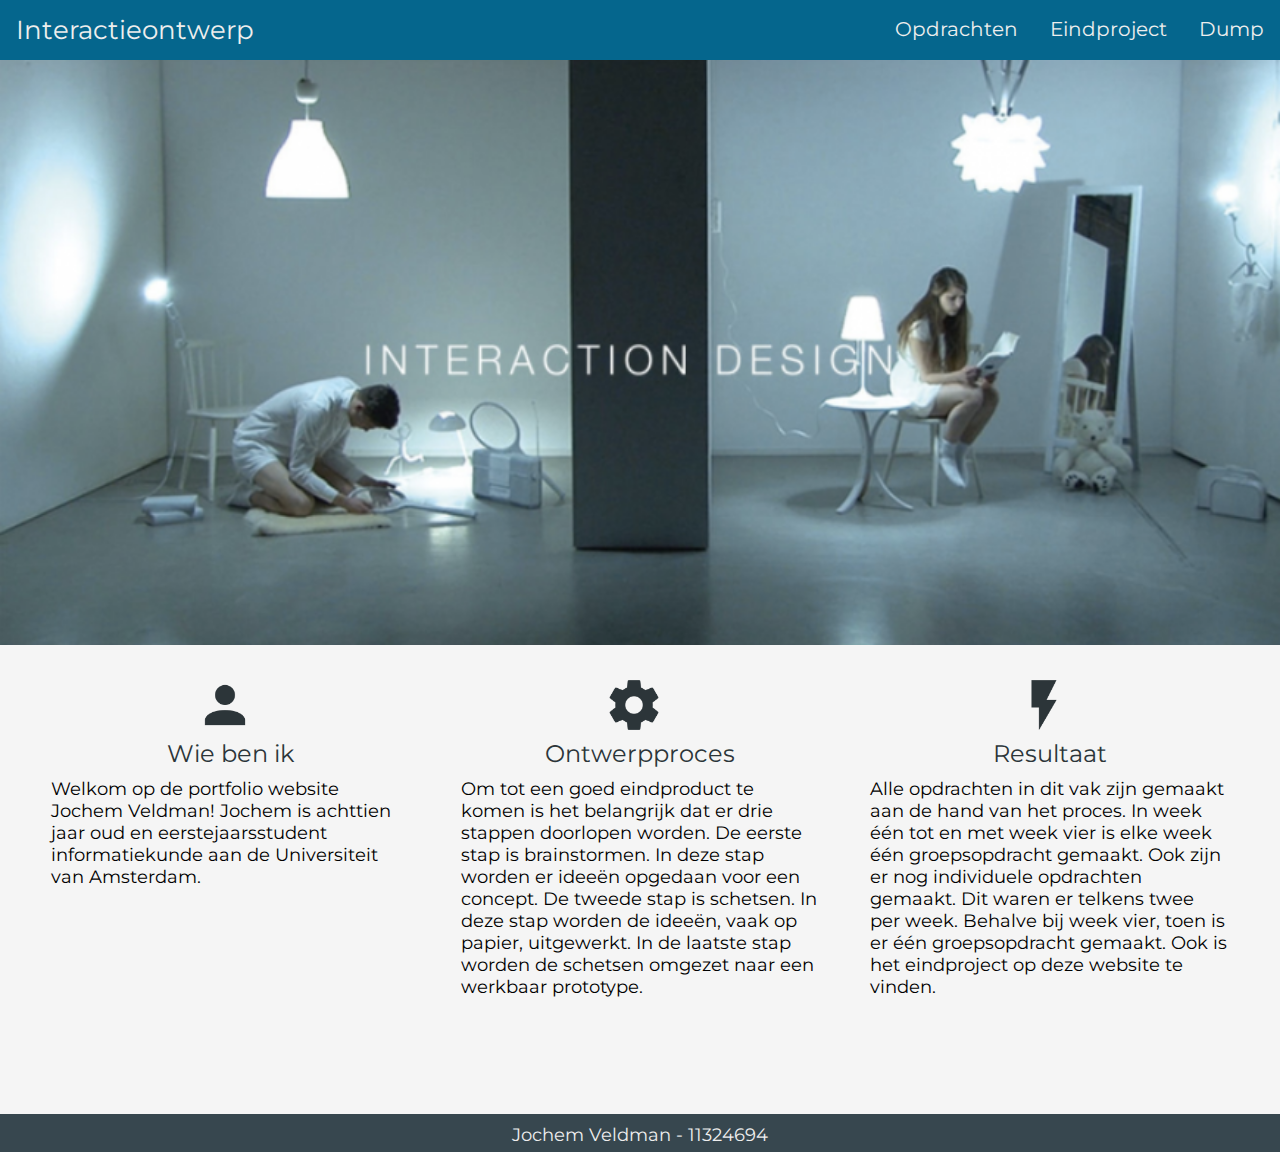
<file: index.html>
<!DOCTYPE html>
    <html>
    <head>

    <title>Interactie ontwerp</title>

        <link href="css/stylesheet.css" type="text/css" rel="stylesheet"/>
        <link href="css/reset.css" type="text/css" rel="stylesheet"/>
        <link href="https://fonts.googleapis.com/css?family=Domine|Montserrat" rel="stylesheet">
        <meta name="viewport" content="width=device-width, initial-scale=1.0">
        <link href='favicon.ico' type='image/x-icon' rel='shortcut icon'/>

    </head>

    
    <body>
        <header>
            <!-- Navbar is van w3schools-->
            <ul class="topnav">
                <li id="logo"><a href="index.html">Interactieontwerp</a></li>
                <li class="right"><a href="dumpweek1.html">Dump</a></li>
                <li class="right"><a href="eindproject.html">Eindproject</a></li>
                <li class="right"><a href="week1.html">Opdrachten</a></li>
            </ul>
        </header>
        <img class="afbeeldinghomepagina" src="assets/afbeeldinghomepagina.jpg" />
        
    <div id="GroteWrapperVoorHomePagina">
    <div id="TekstHomePaginaWrapper1">
        <img class="AfbeeldingTekstHomepagina" src="assets/account%20(1).png" />
        <p class="KorteTekstBovenBijHomepagina">Wie ben ik</p>
        <p class="TekstHomePagina">Welkom op de portfolio website Jochem Veldman! Jochem is achttien jaar oud en  eerstejaarsstudent informatiekunde aan de Universiteit van Amsterdam.  </p>
        </div>
        
    <div id="TekstHomePaginaWrapper2">
        <img class="AfbeeldingTekstHomepagina" src="assets/settings.png" />
        <p class="KorteTekstBovenBijHomepagina">Ontwerpproces</p>
        <p class="TekstHomePagina">Om tot een goed eindproduct te komen is het belangrijk dat er drie stappen doorlopen worden. De eerste stap is brainstormen. In deze stap worden er ideeën opgedaan voor een concept. De tweede stap is schetsen. In deze stap worden de ideeën, vaak op papier, uitgewerkt. In de laatste stap worden de schetsen omgezet naar een werkbaar prototype.</p>
        </div>
        
        <div id="TekstHomePaginaWrapper3">
        <img class="AfbeeldingTekstHomepagina" src="assets/flash.png" />
        <p class="KorteTekstBovenBijHomepagina">Resultaat</p>
        <p class="TekstHomePagina">Alle opdrachten in dit vak zijn gemaakt aan de hand van het proces. In week één tot en met week vier is elke week één groepsopdracht gemaakt. Ook zijn er nog individuele opdrachten gemaakt. Dit waren er telkens twee per week. Behalve bij week vier, toen is er één groepsopdracht gemaakt. Ook is het eindproject op deze website te vinden.</p>
        </div>
        </div>
    
    <footer id="FooterHomepagina">
        <p class="tekst_footer">Jochem Veldman - 11324694</p>
    </footer>

    </body>
    </html>
</file>
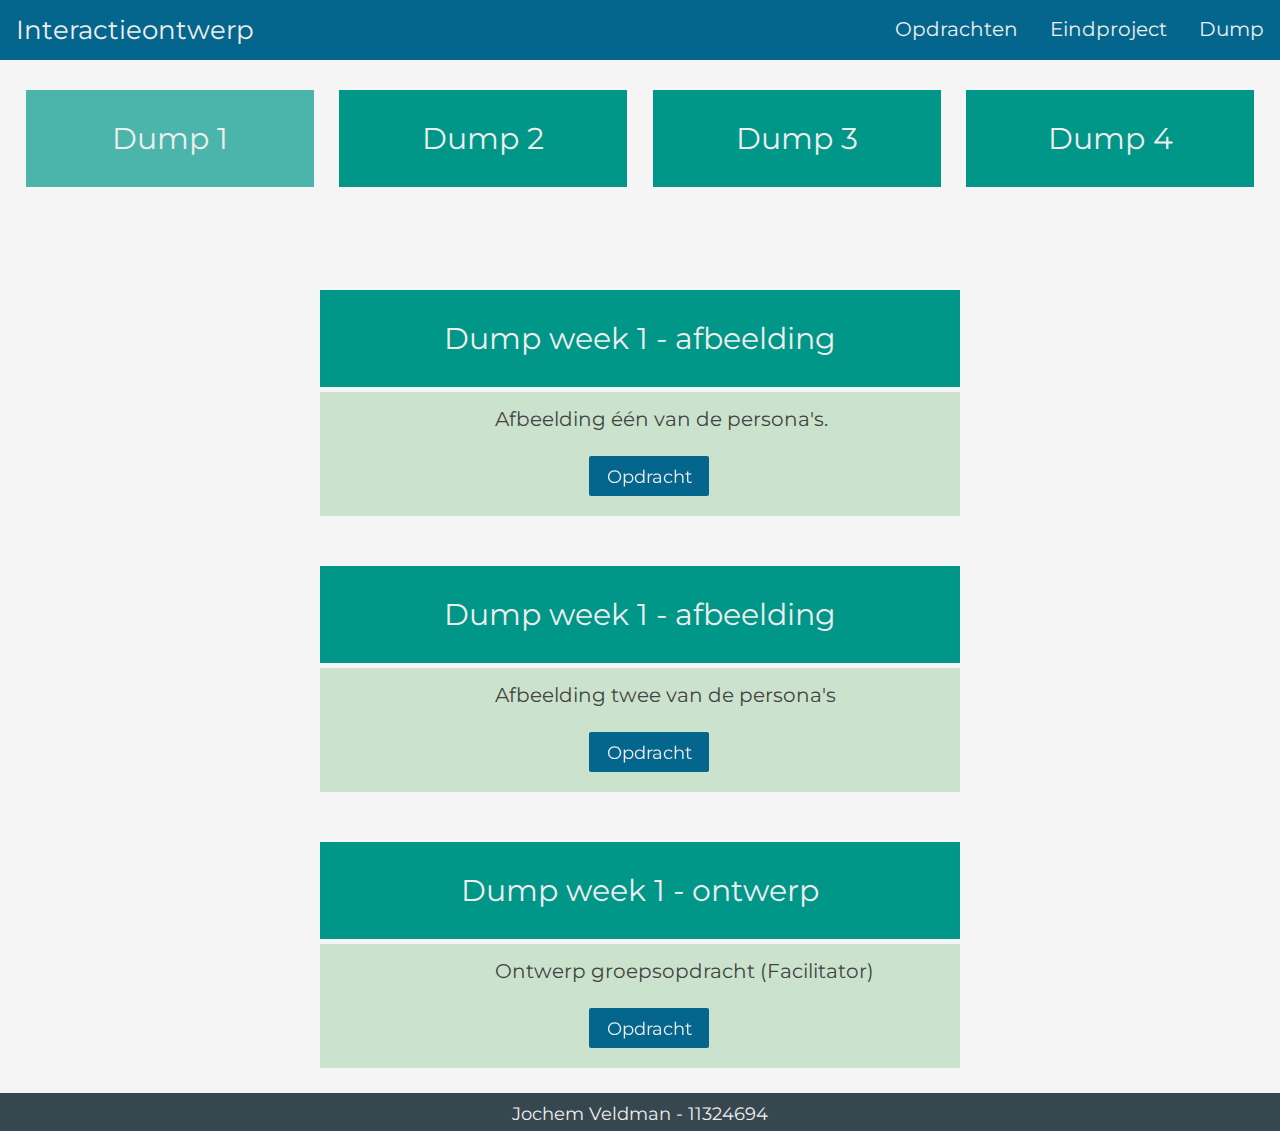
<file: dumpweek1.html>
<!DOCTYPE html>
<html>
<head>

<title>Interactie ontwerp</title>

    <link href="css/stylesheet.css" type="text/css" rel="stylesheet"/>
    <link href="css/reset.css" type="text/css" rel="stylesheet"/>
    <link href="https://fonts.googleapis.com/css?family=Domine|Montserrat" rel="stylesheet">
    <meta name="viewport" content="width=device-width, initial-scale=1.0">
    <link href='favicon.ico' type='image/x-icon' rel='shortcut icon' />

</head>

<body>
    <header>
        <!-- Navbar is van w3schools-->
        <ul class="topnav">
            <li id="logo"><a href="index.html">Interactieontwerp</a></li>
                <li class="right"><a href="dumpweek1.html">Dump</a></li>
                <li class="right"><a href="eindproject.html">Eindproject</a></li>
                <li class="right"><a href="week1.html">Opdrachten</a></li>
        </ul>
    </header>
    
            <div class="blokbovenkiesweekwrapper">
        <a href="dumpweek1.html"><section class="blokbovenproducten2gekozen">
            <h1 class="welkeweekwelkeopdracht">Dump 1</h1>
            </section></a>
            
        <a href="dumpweek2.html"> <section class="blokbovenproducten2">
            <h1 class="welkeweekwelkeopdracht">Dump 2</h1>
            </section></a>
                
        <a href="dumpweek3.html">    
        <section class="blokbovenproducten2">
            <h1 class="welkeweekwelkeopdracht">Dump 3</h1>
            </section></a>
                
        <a href="dumpweek4.html">    
        <section class="blokbovenproducten2">
            <h1 class="welkeweekwelkeopdracht">Dump 4</h1>
            </section></a>
        </div>    
    

    <section class="blokbovenproducten">
        <h1 class="welkeweekwelkeopdracht">Dump week 1 - afbeelding</h1>
    </section>

    <section class="producten">
        <h1 class="tekstvoorindeopdrachten">Afbeelding één van de persona's. </h1>
        <div class="linknaarproducten"><a href="assets/afbeeldingamroe.jpg">
            <p>Opdracht</p></a>
        </div>
    </section>   

    <section class="blokbovenproducten">
        <h1 class="welkeweekwelkeopdracht">Dump week 1 - afbeelding</h1>
    </section>
    <section class="producten">
        <h1 class="tekstvoorindeopdrachten">Afbeelding twee van de persona's </h1>
        <div class="linknaarproducten"><a href="assets/afbeeldingarno.jpg">
            <p>Opdracht</p></a>
        </div>
    </section>

    <section class="blokbovenproducten">
        <h1 class="welkeweekwelkeopdracht">Dump week 1 - ontwerp</h1>
    </section>

    <section class="producten">
        <h1 class="tekstvoorindeopdrachten">Ontwerp groepsopdracht (Facilitator)</h1>

        <div class="linknaarproducten"><a href="assets/ontwerpinterface.xd">
            <p>Opdracht</p></a>
        </div>
    </section>


<footer class="footerweekpagina">
    <p class="tekst_footer">Jochem Veldman - 11324694</p>
</footer>

</body>
</html>
</file>
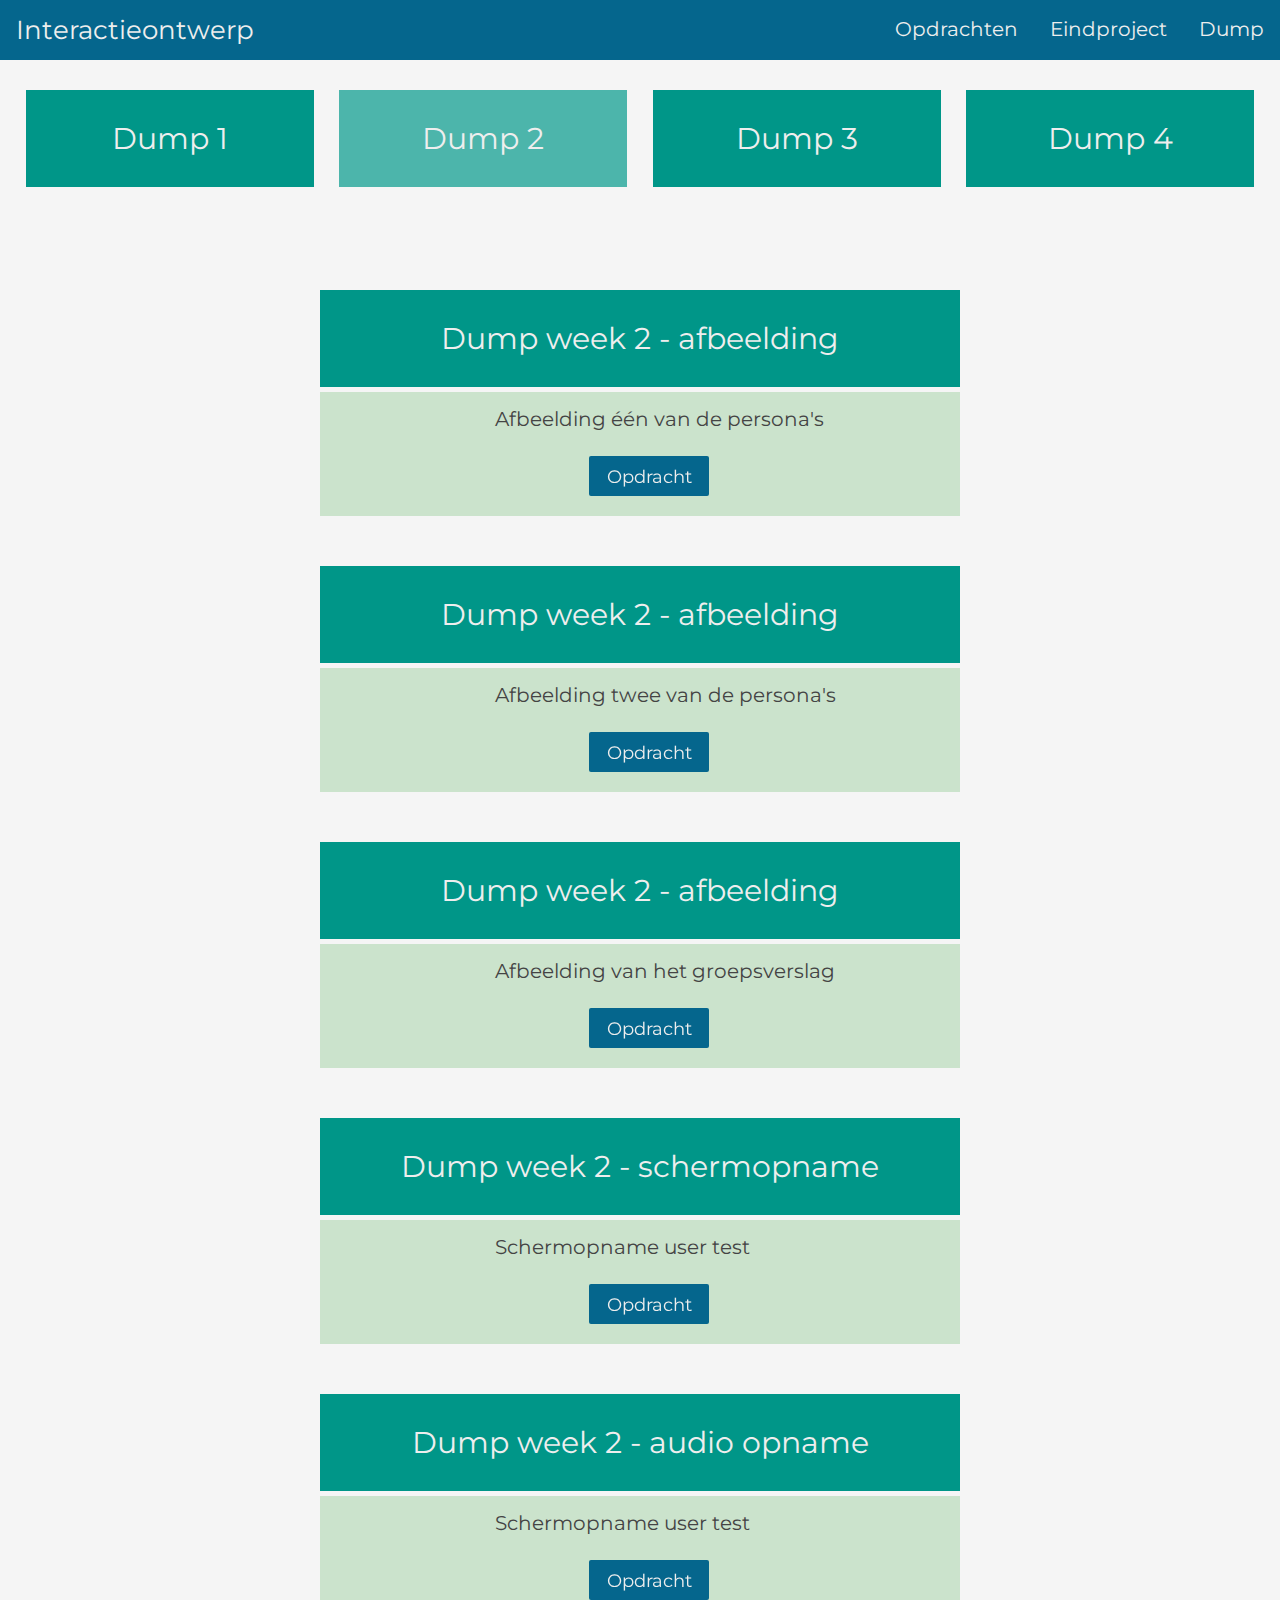
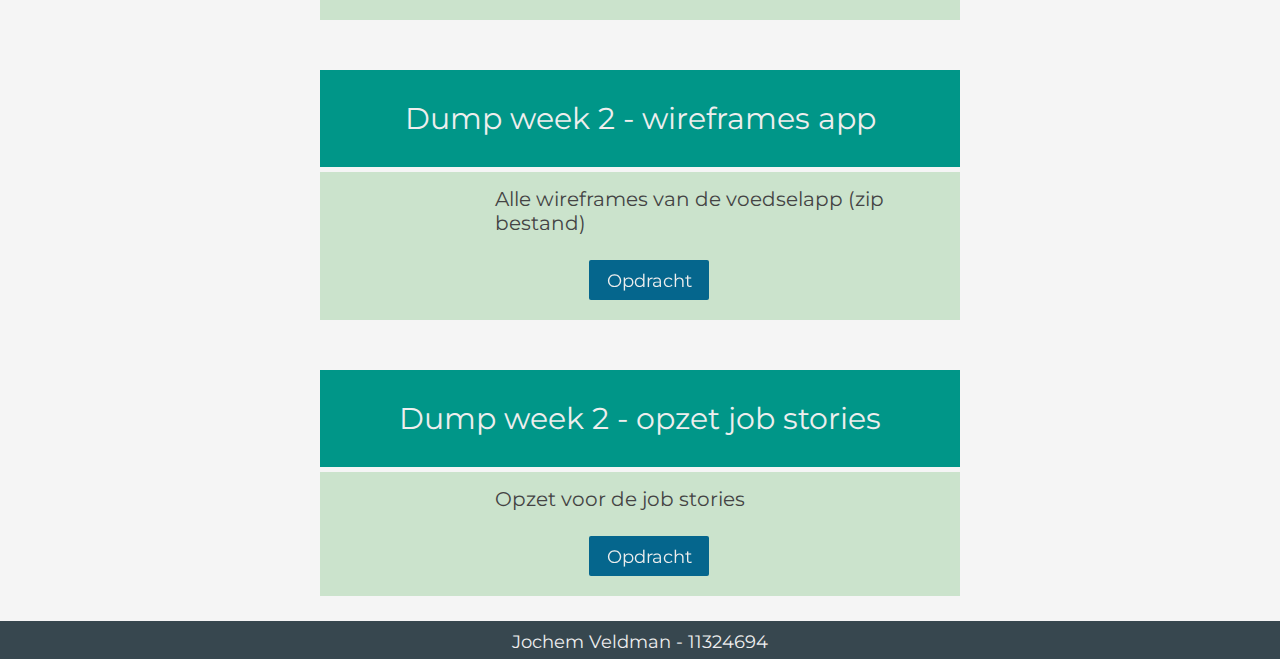
<file: dumpweek2.html>
<!DOCTYPE html>
<html>
<head>

<title>Interactie ontwerp</title>

    <link href="css/stylesheet.css" type="text/css" rel="stylesheet"/>
    <link href="css/reset.css" type="text/css" rel="stylesheet"/>
    <link href="https://fonts.googleapis.com/css?family=Domine|Montserrat" rel="stylesheet">
    <meta name="viewport" content="width=device-width, initial-scale=1.0">
    <link href='favicon.ico' type='image/x-icon' rel='shortcut icon' />
    
</head>

<body>
    <header>
        <!-- Navbar is van w3schools-->
        <ul class="topnav">
            <li id="logo"><a href="index.html">Interactieontwerp</a></li>
                <li class="right"><a href="dumpweek2.html">Dump</a></li>
                <li class="right"><a href="eindproject.html">Eindproject</a></li>
                <li class="right"><a href="week1.html">Opdrachten</a></li>
        </ul>
    </header>
    
    
    <div class="blokbovenkiesweekwrapper">
        <a href="dumpweek1.html"><section class="blokbovenproducten2">
            <h1 class="welkeweekwelkeopdracht">Dump 1</h1>
            </section></a>
            
        <a href="dumpweek2.html"> <section class="blokbovenproducten2gekozen">
            <h1 class="welkeweekwelkeopdracht">Dump 2</h1>
            </section></a>
                
        <a href="dumpweek3.html">    
        <section class="blokbovenproducten2">
            <h1 class="welkeweekwelkeopdracht">Dump 3</h1>
            </section></a>
                
        <a href="dumpweek4.html">    
        <section class="blokbovenproducten2">
            <h1 class="welkeweekwelkeopdracht">Dump 4</h1>
            </section></a>
        </div> 

    <section class="blokbovenproducten">
        <h1 class="welkeweekwelkeopdracht">Dump week 2 - afbeelding</h1>
    </section>
    <section class="producten">
        <h1 class="tekstvoorindeopdrachten">Afbeelding één van de persona's </h1>
        <div class="linknaarproducten"><a href="assets/ricoschepper.jpg">
            <p>Opdracht</p></a>
        </div>
    </section>

    <section class="blokbovenproducten">
        <h1 class="welkeweekwelkeopdracht">Dump week 2 - afbeelding </h1>
    </section>
    <section class="producten">
        <h1 class="tekstvoorindeopdrachten">Afbeelding twee van de persona's </h1>
        <div class="linknaarproducten"><a href="assets/michaellekkerkerker.jpg">
            <p>Opdracht</p></a>
        </div>
    </section>

    <section class="blokbovenproducten">
        <h1 class="welkeweekwelkeopdracht">Dump week 2 - afbeelding</h1>
    </section>
    <section class="producten">
        <h1 class="tekstvoorindeopdrachten">Afbeelding van het groepsverslag </h1>
        <div class="linknaarproducten"><a href="assets/afbeeldinghomepage.xd">
            <p>Opdracht</p></a>
        </div>
    </section>
    
    <section class="blokbovenproducten">
        <h1 class="welkeweekwelkeopdracht">Dump week 2 - schermopname</h1>
    </section>
    <section class="producten">
        <h1 class="tekstvoorindeopdrachten">Schermopname user test </h1>
        <div class="linknaarproducten"><a href="assets/schermopnamefloris.mov">
            <p>Opdracht</p></a>
        </div>
    </section>
    
    <section class="blokbovenproducten">
        <h1 class="welkeweekwelkeopdracht">Dump week 2 - audio opname</h1>
    </section>
    <section class="producten">
        <h1 class="tekstvoorindeopdrachten">Schermopname user test </h1>
        <div class="linknaarproducten"><a href="assets/audifloris.m4a">
            <p>Opdracht</p></a>
        </div>
    </section>
    
    <section class="blokbovenproducten">
        <h1 class="welkeweekwelkeopdracht">Dump week 2 - wireframes app</h1>
    </section>
    <section class="producten">
        <h1 class="tekstvoorindeopdrachten">Alle wireframes van de voedselapp (zip bestand)</h1>
        <div class="linknaarproducten"><a href="assets/protoio-F%C3%BCd-screenshots.zip">
            <p>Opdracht</p></a>
        </div>
    </section>
    
    <section class="blokbovenproducten">
        <h1 class="welkeweekwelkeopdracht">Dump week 2 - opzet job stories</h1>
    </section>
    <section class="producten">
        <h1 class="tekstvoorindeopdrachten">Opzet voor de job stories</h1>
        <div class="linknaarproducten"><a href="assets/Opdracht_2_week_2_Jochem_Veldman.xd">
            <p>Opdracht</p></a>
        </div>
    </section>


<footer class="footerweekpagina">
    <p class="tekst_footer">Jochem Veldman - 11324694</p>
</footer>

</body>
</html>
</file>
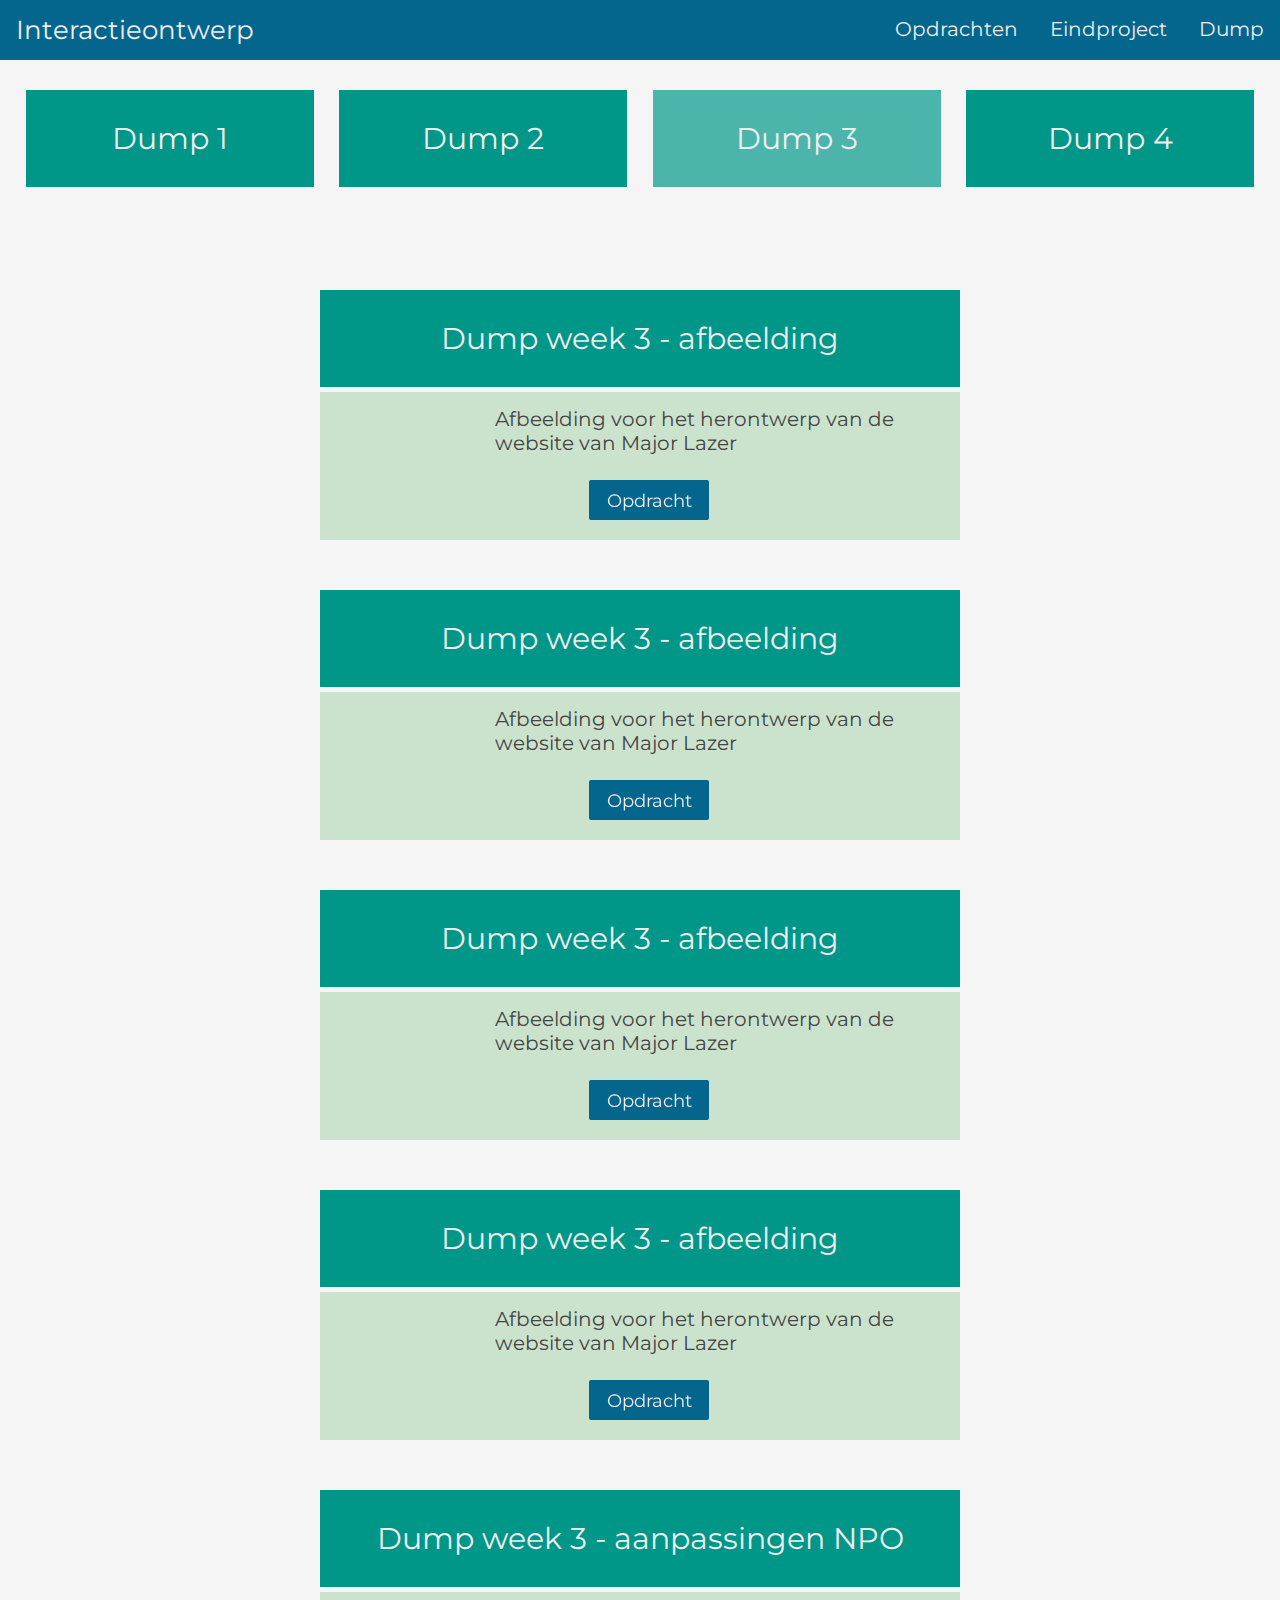
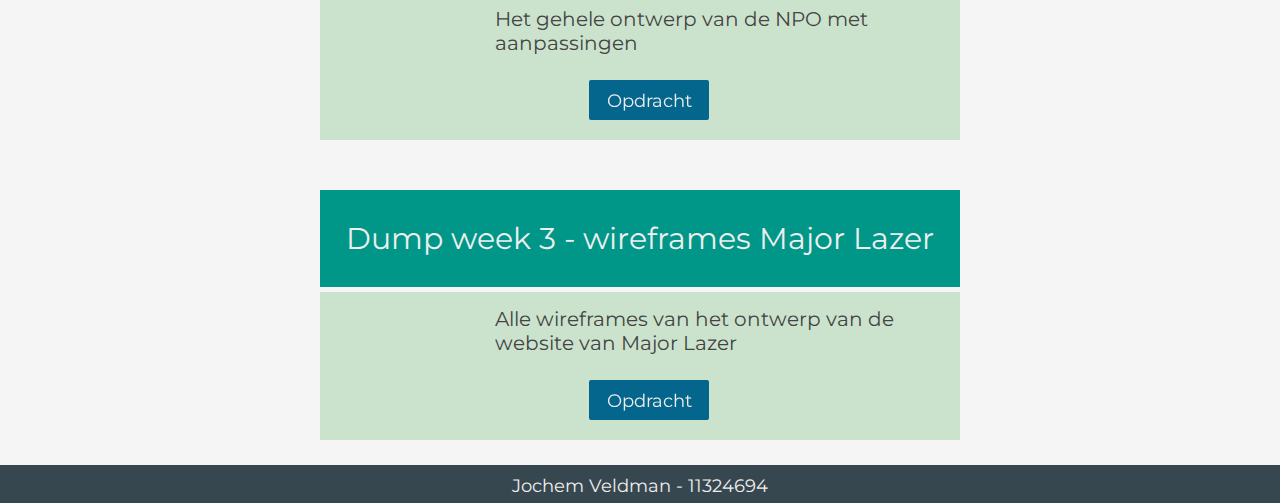
<file: dumpweek3.html>
<!DOCTYPE html>
<html>
<head>

<title>Interactie ontwerp</title>

    <link href="css/stylesheet.css" type="text/css" rel="stylesheet"/>
    <link href="css/reset.css" type="text/css" rel="stylesheet"/>
    <link href="https://fonts.googleapis.com/css?family=Domine|Montserrat" rel="stylesheet">
    <meta name="viewport" content="width=device-width, initial-scale=1.0">
    <link href='favicon.ico' type='image/x-icon' rel='shortcut icon' />
    
</head>

<body>
    <header>
        <!-- Navbar is van w3schools-->
        <ul class="topnav">
           <li id="logo"><a href="index.html">Interactieontwerp</a></li>
            <li class="right"><a href="dumpweek3.html">Dump</a></li>
            <li class="right"><a href="eindproject.html">Eindproject</a></li>
            <li class="right"><a href="week1.html">Opdrachten</a></li>
        </ul>
    </header>
    
    
    
    <div class="blokbovenkiesweekwrapper">
        <a href="dumpweek1.html"><section class="blokbovenproducten2">
            <h1 class="welkeweekwelkeopdracht">Dump 1</h1>
            </section></a>
            
        <a href="dumpweek2.html"> <section class="blokbovenproducten2">
            <h1 class="welkeweekwelkeopdracht">Dump 2</h1>
            </section></a>
                
        <a href="dumpweek3.html">    
        <section class="blokbovenproducten2gekozen">
            <h1 class="welkeweekwelkeopdracht">Dump 3</h1>
            </section></a>
                
        <a href="dumpweek4.html">    
        <section class="blokbovenproducten2">
            <h1 class="welkeweekwelkeopdracht">Dump 4</h1>
            </section></a>
        </div> 
    
    <section class="blokbovenproducten">
        <h1 class="welkeweekwelkeopdracht">Dump week 3 - afbeelding</h1>
    </section>
    <section class="producten">
        <h1 class="tekstvoorindeopdrachten">Afbeelding voor het herontwerp van de website van Major Lazer</h1>
        <div class="linknaarproducten"><a href="assets/muziek3.jpg">
            <p>Opdracht</p></a>
        </div>
    </section>
    
    <section class="blokbovenproducten">
        <h1 class="welkeweekwelkeopdracht">Dump week 3 - afbeelding</h1>
    </section>
    <section class="producten">
        <h1 class="tekstvoorindeopdrachten">Afbeelding voor het herontwerp van de website van Major Lazer</h1>
        <div class="linknaarproducten"><a href="assets/muziek2.jpg">
            <p>Opdracht</p></a>
        </div>
    </section>
    
    <section class="blokbovenproducten">
        <h1 class="welkeweekwelkeopdracht">Dump week 3 - afbeelding</h1>
    </section>
    <section class="producten">
        <h1 class="tekstvoorindeopdrachten">Afbeelding voor het herontwerp van de website van Major Lazer</h1>
        <div class="linknaarproducten"><a href="assets/muziek1.jpg">
            <p>Opdracht</p></a>
        </div>
    </section>
    
    <section class="blokbovenproducten">
        <h1 class="welkeweekwelkeopdracht">Dump week 3 - afbeelding</h1>
    </section>
    <section class="producten">
        <h1 class="tekstvoorindeopdrachten">Afbeelding voor het herontwerp van de website van Major Lazer</h1>
        <div class="linknaarproducten"><a href="assets/major_lazer_surfing.png">
            <p>Opdracht</p></a>
        </div>
    </section>
    
    <section class="blokbovenproducten">
        <h1 class="welkeweekwelkeopdracht">Dump week 3 - aanpassingen NPO</h1>
    </section>
    <section class="producten">
        <h1 class="tekstvoorindeopdrachten">Het gehele ontwerp van de NPO met aanpassingen</h1>
        <div class="linknaarproducten"><a href="assets/aanpassingenNPO.xd">
            <p>Opdracht</p></a>
        </div>
    </section>
    
    <section class="blokbovenproducten">
        <h1 class="welkeweekwelkeopdracht">Dump week 3 - wireframes Major Lazer</h1>
    </section>
    <section class="producten">
        <h1 class="tekstvoorindeopdrachten">Alle wireframes van het ontwerp van de website van Major Lazer</h1>
        <div class="linknaarproducten"><a href="assets/Week_3_opdracht_2.xd">
            <p>Opdracht</p></a>
        </div>
    </section>
    
    




<footer class="footerweekpagina">
    <p class="tekst_footer">Jochem Veldman - 11324694</p>
</footer>

</body>
</html>
</file>
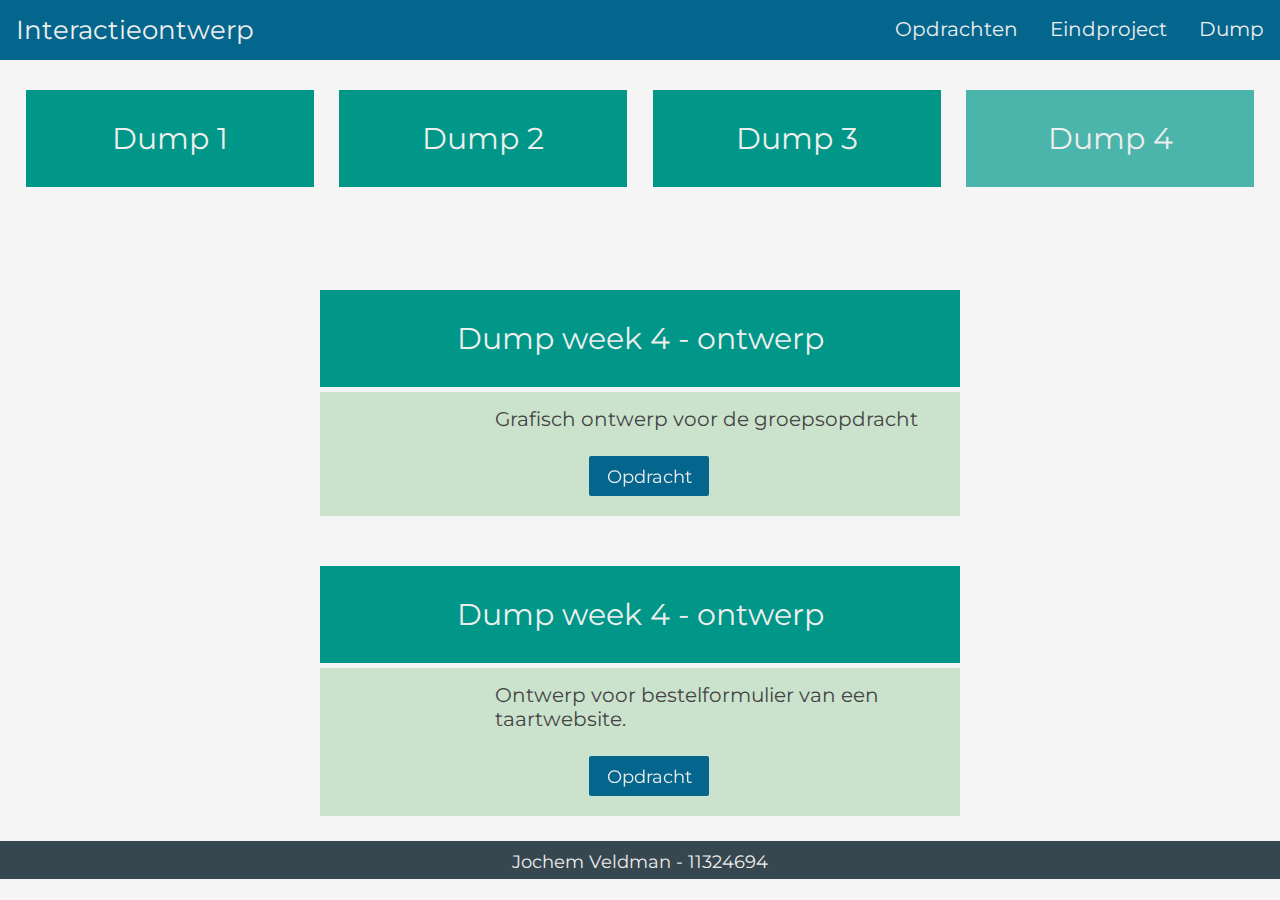
<file: dumpweek4.html>
<!DOCTYPE html>
<html>
<head>

<title>Interactie ontwerp</title>

    <link href="css/stylesheet.css" type="text/css" rel="stylesheet"/>
    <link href="css/reset.css" type="text/css" rel="stylesheet"/>
    <link href="https://fonts.googleapis.com/css?family=Domine|Montserrat" rel="stylesheet">
    <meta name="viewport" content="width=device-width, initial-scale=1.0">
    <link href='favicon.ico' type='image/x-icon' rel='shortcut icon' />
    
</head>

<body>
    <header>
        <!-- Navbar is van w3schools-->
        <ul class="topnav">
                <li id="logo"><a href="index.html">Interactieontwerp</a></li>
                <li class="right"><a href="dumpweek4.html">Dump</a></li>
                <li class="right"><a href="eindproject.html">Eindproject</a></li>
                <li class="right"><a href="week1.html">Opdrachten</a></li>
        </ul>
    </header>

    <div class="blokbovenkiesweekwrapper">
        <a href="dumpweek1.html"><section class="blokbovenproducten2">
            <h1 class="welkeweekwelkeopdracht">Dump 1</h1>
            </section></a>
            
        <a href="dumpweek2.html"> <section class="blokbovenproducten2">
            <h1 class="welkeweekwelkeopdracht">Dump 2</h1>
            </section></a>
                
        <a href="dumpweek3.html">    
        <section class="blokbovenproducten2">
            <h1 class="welkeweekwelkeopdracht">Dump 3</h1>
            </section></a>
                
        <a href="dumpweek4.html">    
        <section class="blokbovenproducten2gekozen">
            <h1 class="welkeweekwelkeopdracht">Dump 4</h1>
            </section></a>
        </div> 
    
    
        <section class="blokbovenproducten">
        <h1 class="welkeweekwelkeopdracht">Dump week 4 - ontwerp</h1>
    </section>
    <section class="producten">
        <h1 class="tekstvoorindeopdrachten">Grafisch ontwerp voor de groepsopdracht</h1>
        <div class="linknaarproducten"><a href="assets/groepsopdracht.xd">
            <p>Opdracht</p></a>
        </div>
    </section>
    
        <section class="blokbovenproducten">
        <h1 class="welkeweekwelkeopdracht">Dump week 4 - ontwerp</h1>
    </section>
    <section class="producten">
        <h1 class="tekstvoorindeopdrachten">Ontwerp voor bestelformulier van een taartwebsite.</h1>
        <div class="linknaarproducten"><a href="assets/individueleopdracht.xd">
            <p>Opdracht</p></a>
        </div>
    </section>

<footer class="footerweekpagina">
    <p class="tekst_footer">Jochem Veldman - 11324694</p>
</footer>

</body>
</html>
</file>
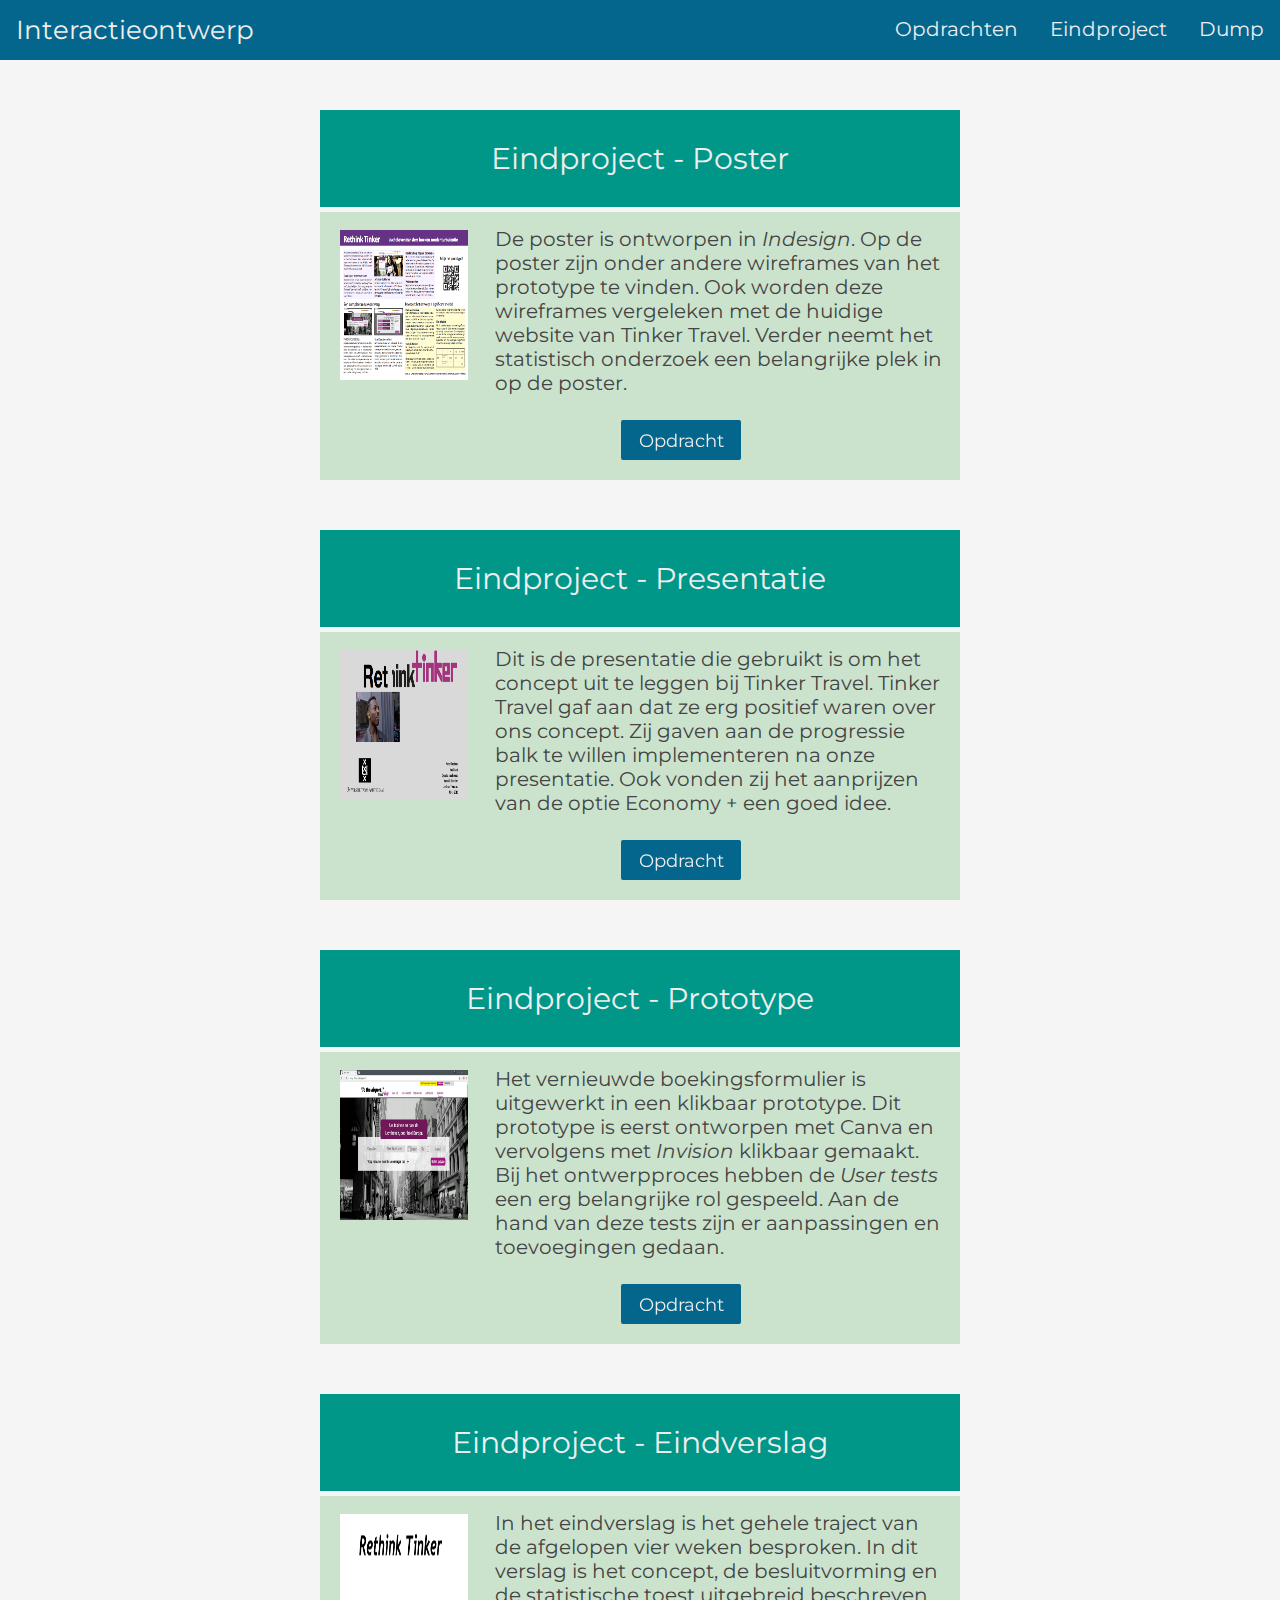
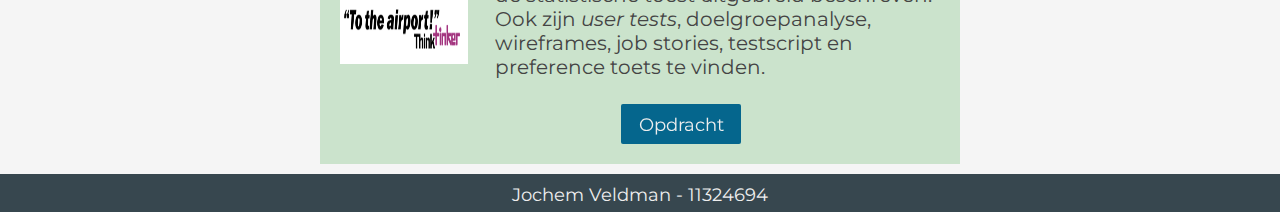
<file: eindproject.html>
<!DOCTYPE html>
    <html>
    <head>

    <title>Interactie ontwerp</title>

        <link href="css/stylesheet.css" type="text/css" rel="stylesheet"/>
        <link href="css/reset.css" type="text/css" rel="stylesheet"/>
        <link href="https://fonts.googleapis.com/css?family=Domine|Montserrat" rel="stylesheet">
        <meta name="viewport" content="width=device-width, initial-scale=1.0">
        <link href='favicon.ico' type='image/x-icon' rel='shortcut icon' />

    </head>
        

    <body>
        <header>
            <!-- Navbar is van w3schools-->
            <ul class="topnav">
                <li id="logo"><a href="index.html">Interactieontwerp</a></li>
                <li class="right"><a href="dumpweek1.html">Dump</a></li>
                <li class="right"><a href="eindproject.html">Eindproject</a></li>
                <li class="right"><a href="week1.html">Opdrachten</a></li>
            </ul>
        </header>
        
    <section class="blokbovenproducten">
        <h1 class="welkeweekwelkeopdracht">Eindproject - Poster</h1>
    </section>
    <section class="producten">
        <img class="fotobijopdracht" src="assets/afbeeldingposter.png"/>
        <h1 class="tekstvoorindeopdrachten">De poster is ontworpen in <i>Indesign</i>. Op de poster zijn onder andere wireframes van het prototype te vinden. Ook worden deze wireframes vergeleken met de huidige website van Tinker Travel. Verder neemt het statistisch onderzoek een belangrijke plek in op de poster. </h1>
        <div class="linknaarproducten2"><a href="assets/def-tinker.pdf">
            <p>Opdracht</p></a>
        </div>
    </section>   
        
    <section class="blokbovenproducten">
        <h1 class="welkeweekwelkeopdracht">Eindproject - Presentatie</h1>
    </section>
    <section class="producten">
        <img class="fotobijopdracht" src="assets/afbeeldingpresentatie.png"/>
        <h1 class="tekstvoorindeopdrachten">Dit is de presentatie die gebruikt is om het concept uit te leggen bij Tinker Travel. Tinker Travel gaf aan dat ze erg positief waren over ons concept. Zij gaven aan de progressie balk te willen implementeren na onze presentatie. Ook vonden zij het aanprijzen van de optie Economy + een goed idee.</h1>
        <div class="linknaarproducten2"><a href="assets/RethinkTinker.pptx">
            <p>Opdracht</p></a>
        </div>
    </section> 
        
    <section class="blokbovenproducten">
        <h1 class="welkeweekwelkeopdracht">Eindproject - Prototype</h1>
    </section>
    <section class="producten">
        <img class="fotobijopdracht" src="assets/portfolio.png"/>
        <h1 class="tekstvoorindeopdrachten">Het vernieuwde boekingsformulier is uitgewerkt in een klikbaar prototype. Dit prototype is eerst ontworpen met Canva en vervolgens met <i>Invision</i> klikbaar gemaakt. Bij het ontwerpproces hebben de <i>User tests</i> een erg belangrijke rol gespeeld. Aan de hand van deze tests zijn er aanpassingen en toevoegingen gedaan.</h1>
        <div class="linknaarproducten2"><a href="https://invis.io/KDB166L8T">
            <p>Opdracht</p></a>
        </div>
    </section> 
        
        <section class="blokbovenproducten">
        <h1 class="welkeweekwelkeopdracht">Eindproject - Eindverslag</h1>
    </section>
    <section class="producten">
        <img class="fotobijopdracht" src="assets/afbeeldingeindverslag.png"/>
        <h1 class="tekstvoorindeopdrachten">In het eindverslag is het gehele traject van de afgelopen vier weken besproken. In dit verslag is het concept, de besluitvorming en de statistische toest uitgebreid beschreven. Ook zijn <i>user tests</i>, doelgroepanalyse, wireframes, job stories, testscript en preference toets te vinden.</h1>
        <div class="linknaarproducten2"><a href="assets/Eindverslag-RethinkTinker.pdf">
            <p>Opdracht</p></a>
        </div>
    </section> 
        
    <footer>
        <p class="tekst_footer">Jochem Veldman - 11324694</p>
    </footer>

    </body>
    </html>
</file>
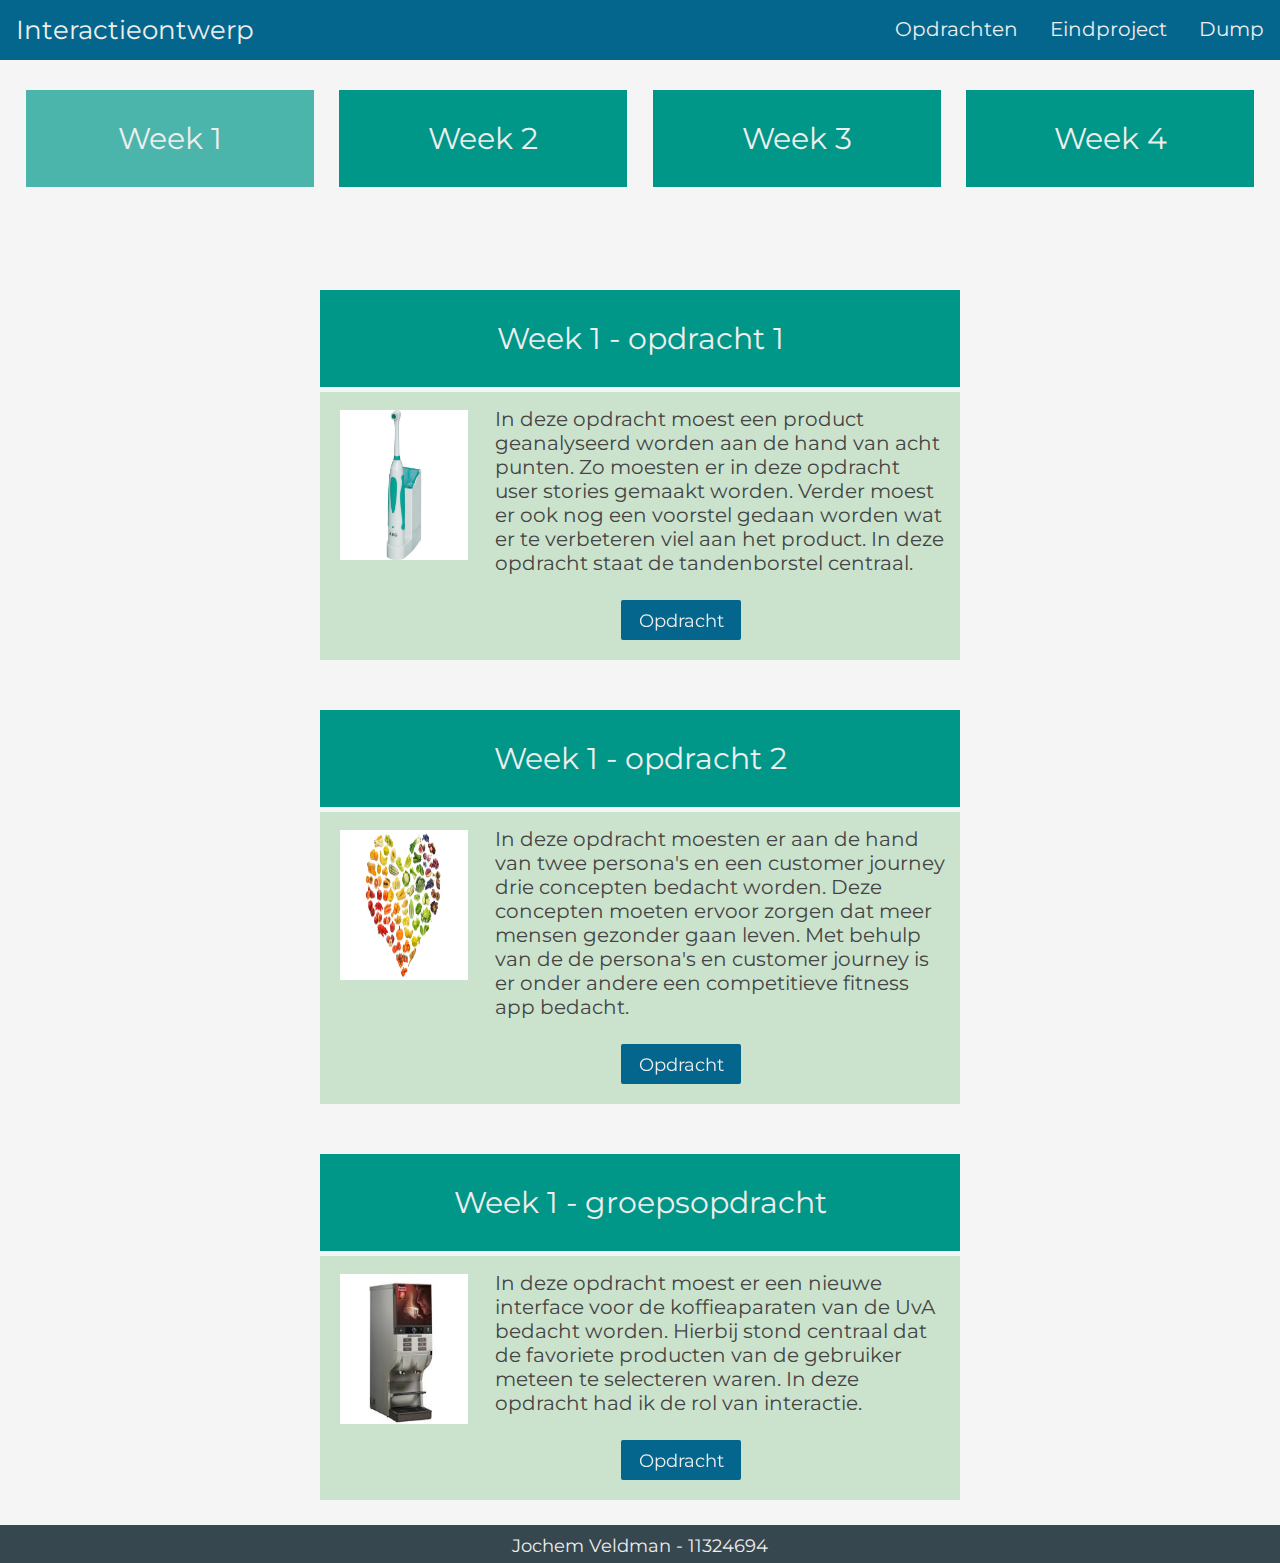
<file: week1.html>
<!DOCTYPE html>
<html>
<head>

<title>Interactie ontwerp</title>

    <link href="css/stylesheet.css" type="text/css" rel="stylesheet"/>
    <link href="css/reset.css" type="text/css" rel="stylesheet"/>
    <link href="https://fonts.googleapis.com/css?family=Domine|Montserrat" rel="stylesheet">
    <meta name="viewport" content="width=device-width, initial-scale=1.0">
    <link href='favicon.ico' type='image/x-icon' rel='shortcut icon' />

</head>

<body>
    <header>
        <!-- Navbar is van w3schools-->
        <ul class="topnav">
            <li id="logo"><a href="index.html">Interactieontwerp</a></li>
                <li class="right"><a href="dumpweek1.html">Dump</a></li>
                <li class="right"><a href="eindproject.html">Eindproject</a></li>
                <li class="right"><a href="week1.html">Opdrachten</a></li>
        </ul>
    </header>
    
            <div class="blokbovenkiesweekwrapper">
        <a href="week1.html"><section class="blokbovenproducten2gekozen">
            <h1 class="welkeweekwelkeopdracht">Week 1</h1>
            </section></a>
            
        <a href="week2.html"> <section class="blokbovenproducten2">
            <h1 class="welkeweekwelkeopdracht">Week 2</h1>
            </section></a>
                
        <a href="week3.html">    
        <section class="blokbovenproducten2">
            <h1 class="welkeweekwelkeopdracht">Week 3</h1>
            </section></a>
                
        <a href="week4.html">    
        <section class="blokbovenproducten2">
            <h1 class="welkeweekwelkeopdracht">Week 4</h1>
            </section></a>
        </div>    
    
    <section class="blokbovenproducten">
        <h1 class="welkeweekwelkeopdracht">Week 1 - opdracht 1</h1>
    </section>

    <section class="producten">
        <img class="fotobijopdracht" src="assets/tandenborstel.png"/>
        <h1 class="tekstvoorindeopdrachten">In deze opdracht moest een product geanalyseerd worden aan de hand van acht punten. Zo moesten er in deze opdracht user stories gemaakt worden. Verder moest er ook nog een voorstel gedaan worden wat er te verbeteren viel aan het product. In deze opdracht staat de tandenborstel centraal. </h1>
        <div class="linknaarproducten2"><a href="assets/Werkcollege_1_Jochem_Veldman.pdf">
            <p>Opdracht</p></a>
        </div>
    </section>   

    <section class="blokbovenproducten">
        <h1 class="welkeweekwelkeopdracht">Week 1 - opdracht 2</h1>
    </section>
    <section class="producten">
        <img class="fotobijopdracht" src="assets/gezond-leven.jpg"/>
        <h1 class="tekstvoorindeopdrachten">In deze opdracht moesten er aan de hand van twee persona's en een customer journey drie concepten bedacht worden. Deze concepten moeten ervoor zorgen dat meer mensen gezonder gaan leven. Met behulp van de de persona's en customer journey is er onder andere een competitieve fitness app bedacht. </h1>
        <div class="linknaarproducten2"><a href="assets/Werkcollege_opdracht2_Jochem_Veldman.pdf">
            <p>Opdracht</p></a>
        </div>
    </section>

    <section class="blokbovenproducten">
        <h1 class="welkeweekwelkeopdracht">Week 1 - groepsopdracht</h1>
    </section>

    <section class="producten">
        <img class="fotobijopdracht" src="assets/koffieaparaat.jpeg"/>
        <h1 class="tekstvoorindeopdrachten">In deze opdracht moest er een nieuwe interface voor de koffieaparaten van de UvA bedacht worden. Hierbij stond centraal dat de favoriete producten van de gebruiker meteen te selecteren waren. In deze opdracht had ik de rol van interactie.</h1>

        <div class="linknaarproducten2"><a href="assets/Groepsopdrachtweek1%20(1).pdf">
            <p>Opdracht</p></a>
        </div>
    </section>

<footer class="footerweekpagina">
    <p class="tekst_footer">Jochem Veldman - 11324694</p>
</footer>

</body>
</html>
</file>
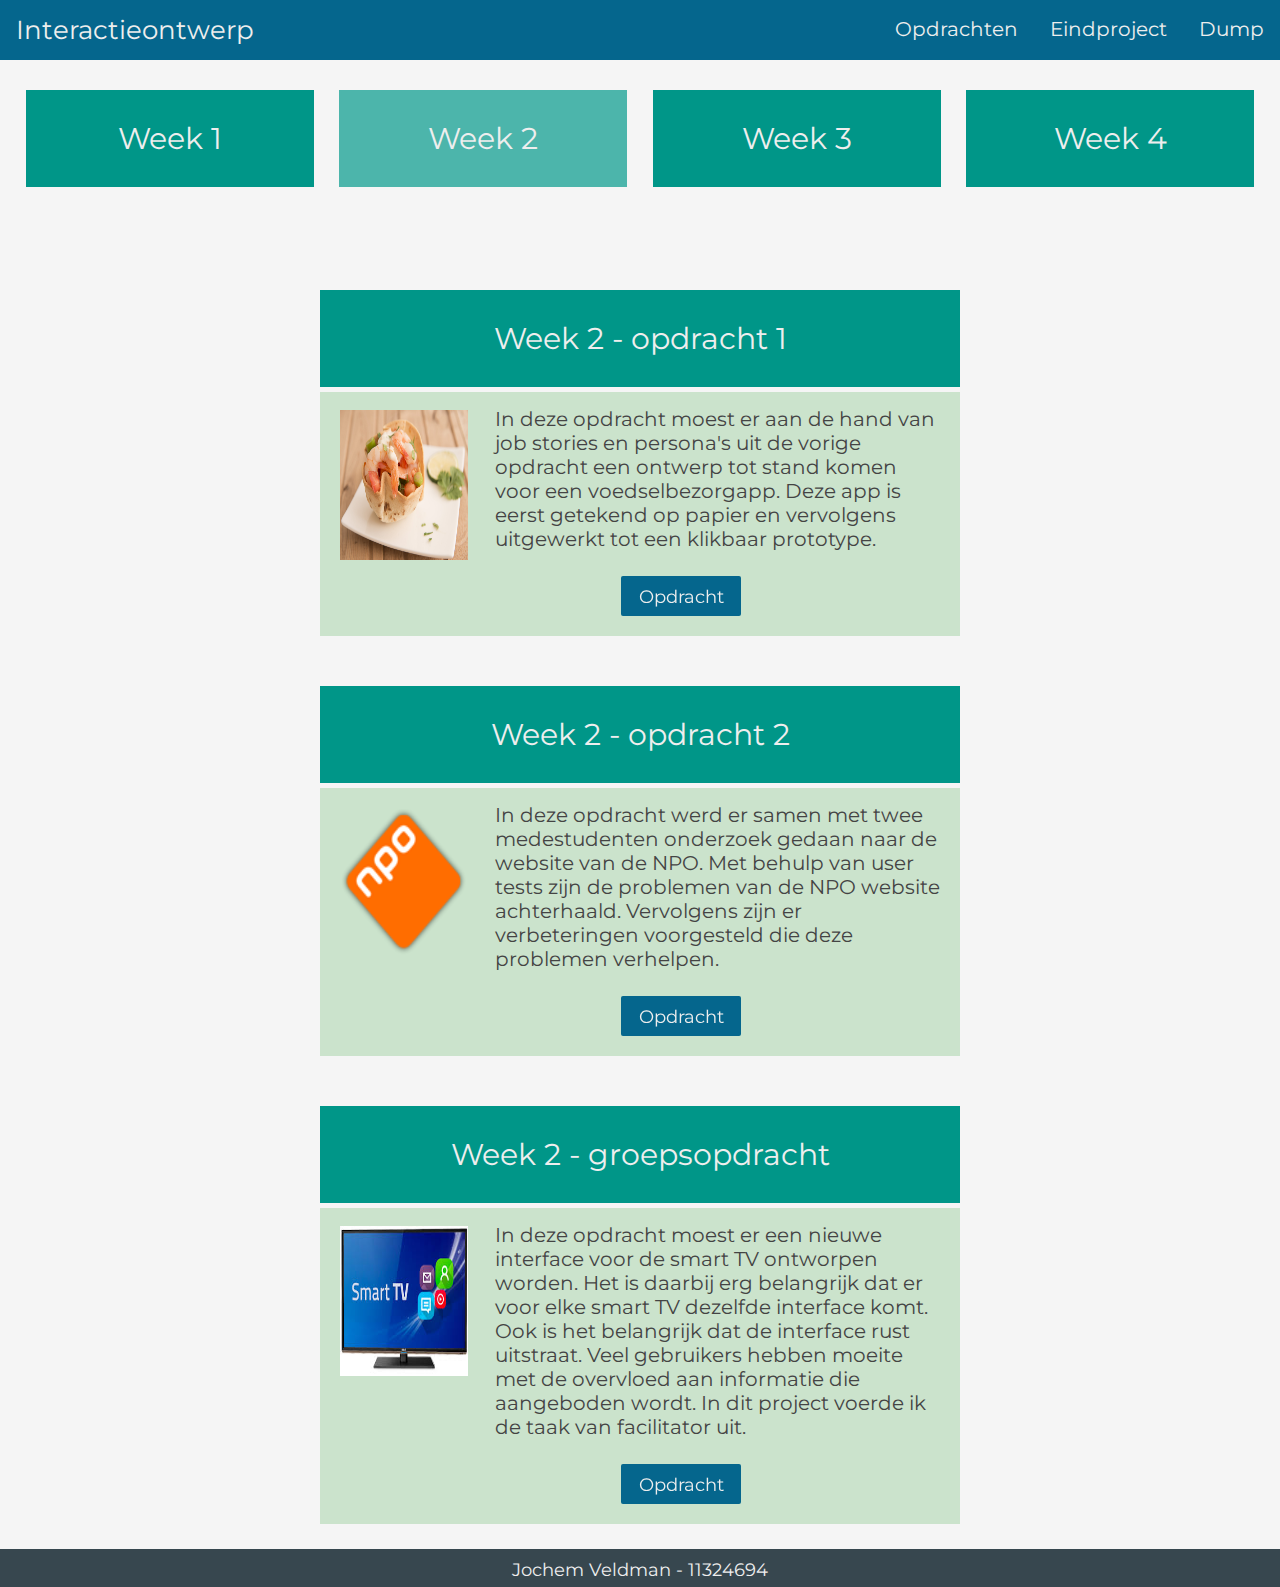
<file: week2.html>
<!DOCTYPE html>
<html>
<head>

<title>Interactie ontwerp</title>

    <link href="css/stylesheet.css" type="text/css" rel="stylesheet"/>
    <link href="css/reset.css" type="text/css" rel="stylesheet"/>
    <link href="https://fonts.googleapis.com/css?family=Domine|Montserrat" rel="stylesheet">
    <meta name="viewport" content="width=device-width, initial-scale=1.0">
    <link href='favicon.ico' type='image/x-icon' rel='shortcut icon' />
    
</head>

<body>
    <header>
        <!-- Navbar is van w3schools-->
        <ul class="topnav">
            <li id="logo"><a href="index.html">Interactieontwerp</a></li>
                <li class="right"><a href="dumpweek1.html">Dump</a></li>
                <li class="right"><a href="eindproject.html">Eindproject</a></li>
                <li class="right"><a href="week2.html">Opdrachten</a></li>
        </ul>
    </header>
    
    
    <div class="blokbovenkiesweekwrapper">
        <a href="week1.html"><section class="blokbovenproducten2">
            <h1 class="welkeweekwelkeopdracht">Week 1</h1>
            </section></a>
            
        <a href="week2.html"> <section class="blokbovenproducten2gekozen">
            <h1 class="welkeweekwelkeopdracht">Week 2</h1>
            </section></a>
                
        <a href="week3.html">    
        <section class="blokbovenproducten2">
            <h1 class="welkeweekwelkeopdracht">Week 3</h1>
            </section></a>
                
        <a href="week4.html">    
        <section class="blokbovenproducten2">
            <h1 class="welkeweekwelkeopdracht">Week 4</h1>
            </section></a>
        </div> 

    <section class="blokbovenproducten">
        <h1 class="welkeweekwelkeopdracht">Week 2 - opdracht 1</h1>
    </section>

    <section class="producten">
        <img class="fotobijopdracht" src="assets/gezond-en-lekker.jpg"/>
        <h1 class="tekstvoorindeopdrachten">In deze opdracht moest er aan de hand van job stories en persona's uit de vorige opdracht een ontwerp tot stand komen voor een voedselbezorgapp. Deze app is eerst getekend op papier en vervolgens uitgewerkt tot een klikbaar prototype. </h1>
        <div class="linknaarproducten2"><a href="assets/Opdracht_1_week_2_Jochem_Veldman.pdf">
            <p>Opdracht</p></a>
        </div>
    </section>   

    <section class="blokbovenproducten">
        <h1 class="welkeweekwelkeopdracht">Week 2 - opdracht 2</h1>
    </section>
    <section class="producten">
        <img class="fotobijopdracht" src="assets/npo_logo.png"/>
        <h1 class="tekstvoorindeopdrachten">In deze opdracht werd er samen met twee medestudenten onderzoek gedaan naar de website van de NPO. Met behulp van user tests zijn de problemen van de NPO website achterhaald. Vervolgens zijn er verbeteringen voorgesteld die deze problemen verhelpen.</h1>
        <div class="linknaarproducten2"><a href="assets/Week_2_opdracht_2_Jochem_Veldman.pdf">
            <p>Opdracht</p></a>
        </div>
    </section>

    <section class="blokbovenproducten">
        <h1 class="welkeweekwelkeopdracht">Week 2 - groepsopdracht</h1>
    </section>

    <section class="producten">

        <img class="fotobijopdracht" src="assets/smart-tv.jpeg"/>
        <h1 class="tekstvoorindeopdrachten">In deze opdracht moest er een nieuwe interface voor de smart TV ontworpen worden. Het is daarbij erg belangrijk dat er voor elke smart TV dezelfde interface komt. Ook is het belangrijk dat de interface rust uitstraat. Veel gebruikers hebben moeite met de overvloed aan informatie die aangeboden wordt. In dit project voerde ik de taak van facilitator uit.</h1>

        <div class="linknaarproducten2"><a href="assets/Week%202%20groepsopdracht.pdf">
            <p>Opdracht</p></a>
        </div>
    </section>

<footer class="footerweekpagina">
    <p class="tekst_footer">Jochem Veldman - 11324694</p>
</footer>

</body>
</html>
</file>
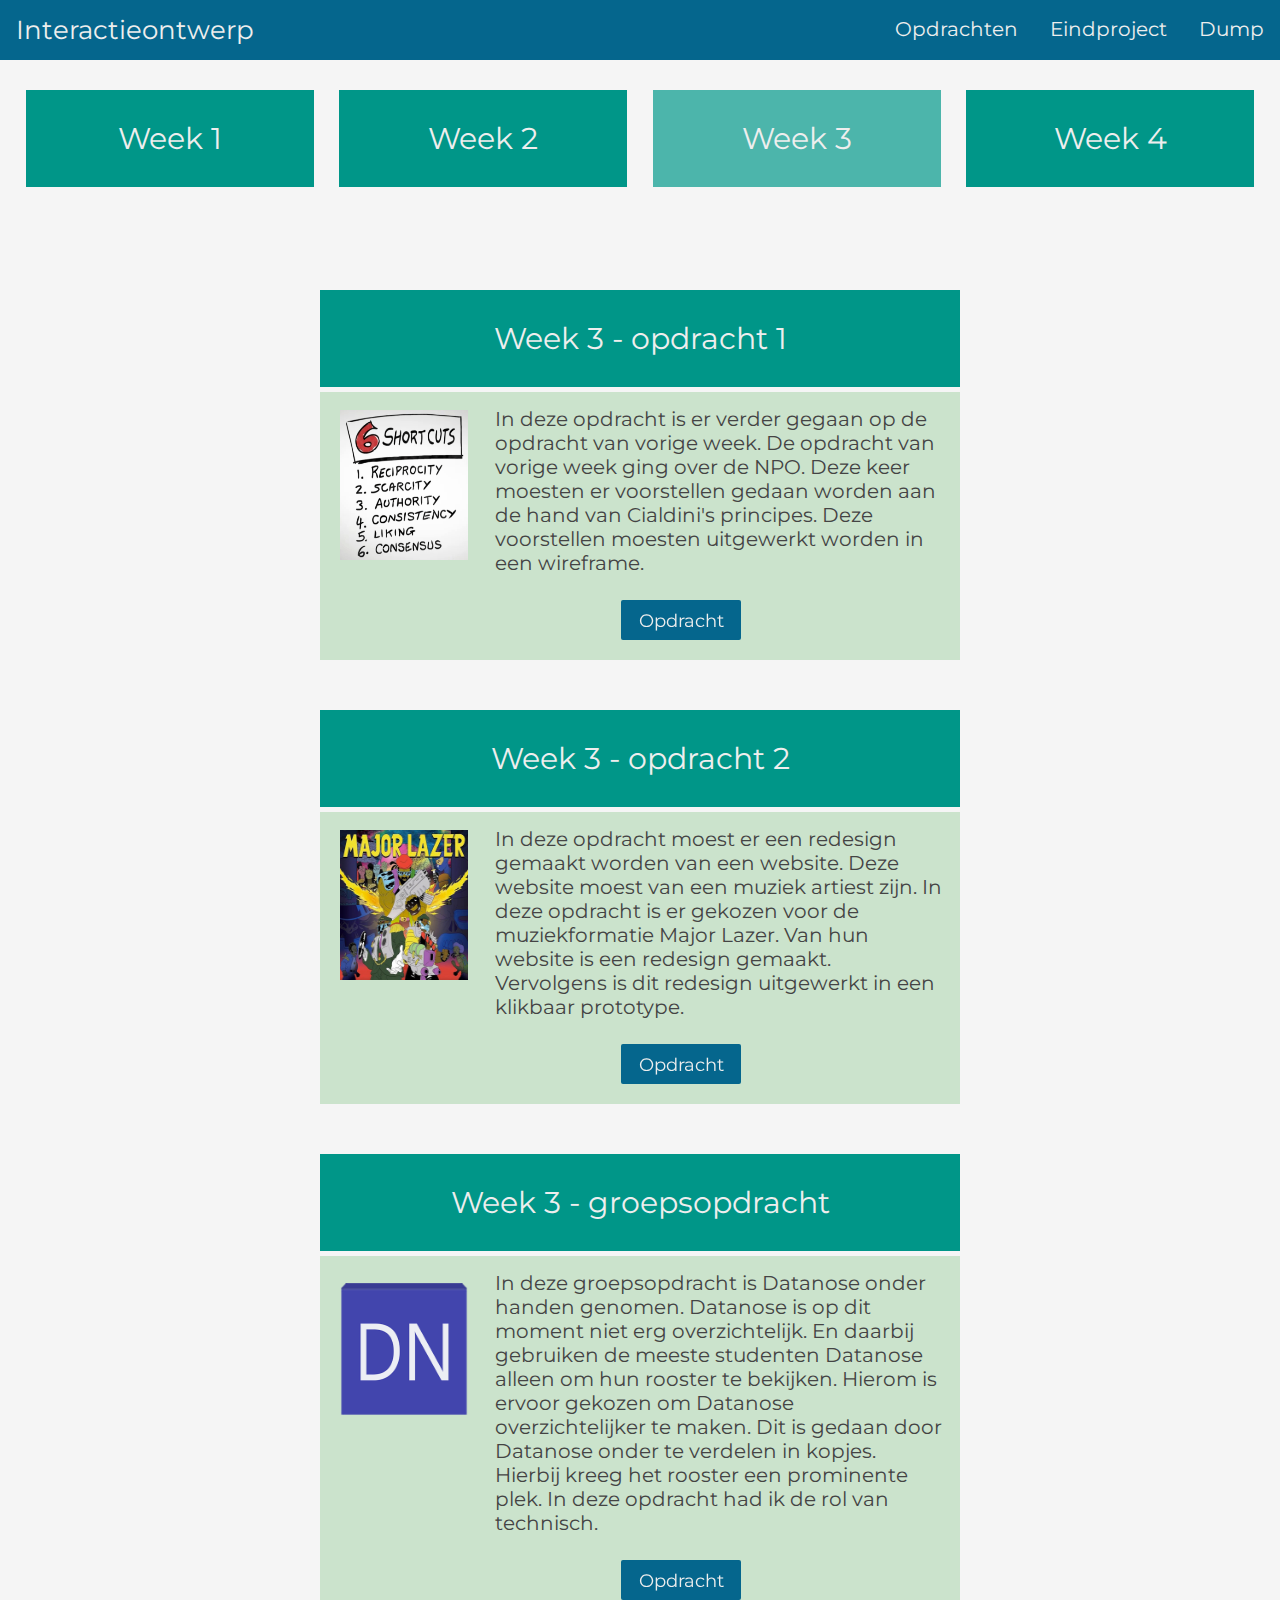
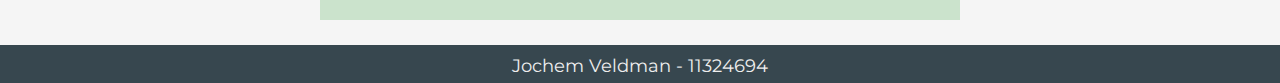
<file: week3.html>
<!DOCTYPE html>
<html>
<head>

<title>Interactie ontwerp</title>

    <link href="css/stylesheet.css" type="text/css" rel="stylesheet"/>
    <link href="css/reset.css" type="text/css" rel="stylesheet"/>
    <link href="https://fonts.googleapis.com/css?family=Domine|Montserrat" rel="stylesheet">
    <meta name="viewport" content="width=device-width, initial-scale=1.0">
    <link href='favicon.ico' type='image/x-icon' rel='shortcut icon' />
    
</head>

<body>
    <header>
        <!-- Navbar is van w3schools-->
        <ul class="topnav">
           <li id="logo"><a href="index.html">Interactieontwerp</a></li>
            <li class="right"><a href="dumpweek1.html">Dump</a></li>
            <li class="right"><a href="eindproject.html">Eindproject</a></li>
            <li class="right"><a href="week3.html">Opdrachten</a></li>
        </ul>
    </header>
    
    
    <div class="blokbovenkiesweekwrapper">
        <a href="week1.html"><section class="blokbovenproducten2">
            <h1 class="welkeweekwelkeopdracht">Week 1</h1>
            </section></a>
            
        <a href="week2.html"> <section class="blokbovenproducten2">
            <h1 class="welkeweekwelkeopdracht">Week 2</h1>
            </section></a>
                
        <a href="week3.html">    
        <section class="blokbovenproducten2gekozen">
            <h1 class="welkeweekwelkeopdracht">Week 3</h1>
            </section></a>
                
        <a href="week4.html">    
        <section class="blokbovenproducten2">
            <h1 class="welkeweekwelkeopdracht">Week 4</h1>
            </section></a>
        </div> 

    <section class="blokbovenproducten">
        <h1 class="welkeweekwelkeopdracht">Week 3 - opdracht 1</h1>
    </section>

    <section class="producten">
        <img class="fotobijopdracht" src="assets/cialdini-principes.gif"/>
        <h1 class="tekstvoorindeopdrachten">In deze opdracht is er verder gegaan op de opdracht van vorige week. De opdracht van vorige week ging over de NPO. Deze keer moesten er voorstellen gedaan worden aan de hand van Cialdini's principes. Deze voorstellen moesten uitgewerkt worden in een wireframe.</h1>
        <div class="linknaarproducten2"><a href="assets/Week_3_opdracht_1.pdf">
            <p>Opdracht</p></a>
        </div>
    </section>   

    <section class="blokbovenproducten">
        <h1 class="welkeweekwelkeopdracht">Week 3 - opdracht 2</h1>
    </section>
    <section class="producten">
        <img class="fotobijopdracht" src="assets/major-lazer.jpg"/>
        <h1 class="tekstvoorindeopdrachten">In deze opdracht moest er een redesign gemaakt worden van een website. Deze website moest van een muziek artiest zijn. In deze opdracht is er gekozen voor de muziekformatie Major Lazer. Van hun website is een redesign gemaakt. Vervolgens is dit redesign uitgewerkt in een klikbaar prototype.</h1>
        <div class="linknaarproducten2"><a href="assets/Week_3_opdracht_2.pdf">
            <p>Opdracht</p></a>
        </div>
    </section>

    <section class="blokbovenproducten">
        <h1 class="welkeweekwelkeopdracht">Week 3 - groepsopdracht</h1>
    </section>

    <section class="producten">

        <img class="fotobijopdracht" src="assets/datanose.png"/>
        <h1 class="tekstvoorindeopdrachten">In deze groepsopdracht is Datanose onder handen genomen. Datanose is op dit moment niet erg overzichtelijk. En daarbij gebruiken de meeste studenten Datanose alleen om hun rooster te bekijken. Hierom is ervoor gekozen om Datanose overzichtelijker te maken. Dit is gedaan door Datanose onder te verdelen in kopjes. Hierbij kreeg het rooster een prominente plek. In deze opdracht had ik de rol van technisch.</h1>

        <div class="linknaarproducten2"><a href="assets/Week3Groepsopdracht.pdf">
            <p>Opdracht</p></a>
        </div>
    </section>

<footer class="footerweekpagina">
    <p class="tekst_footer">Jochem Veldman - 11324694</p>
</footer>

</body>
</html>
</file>
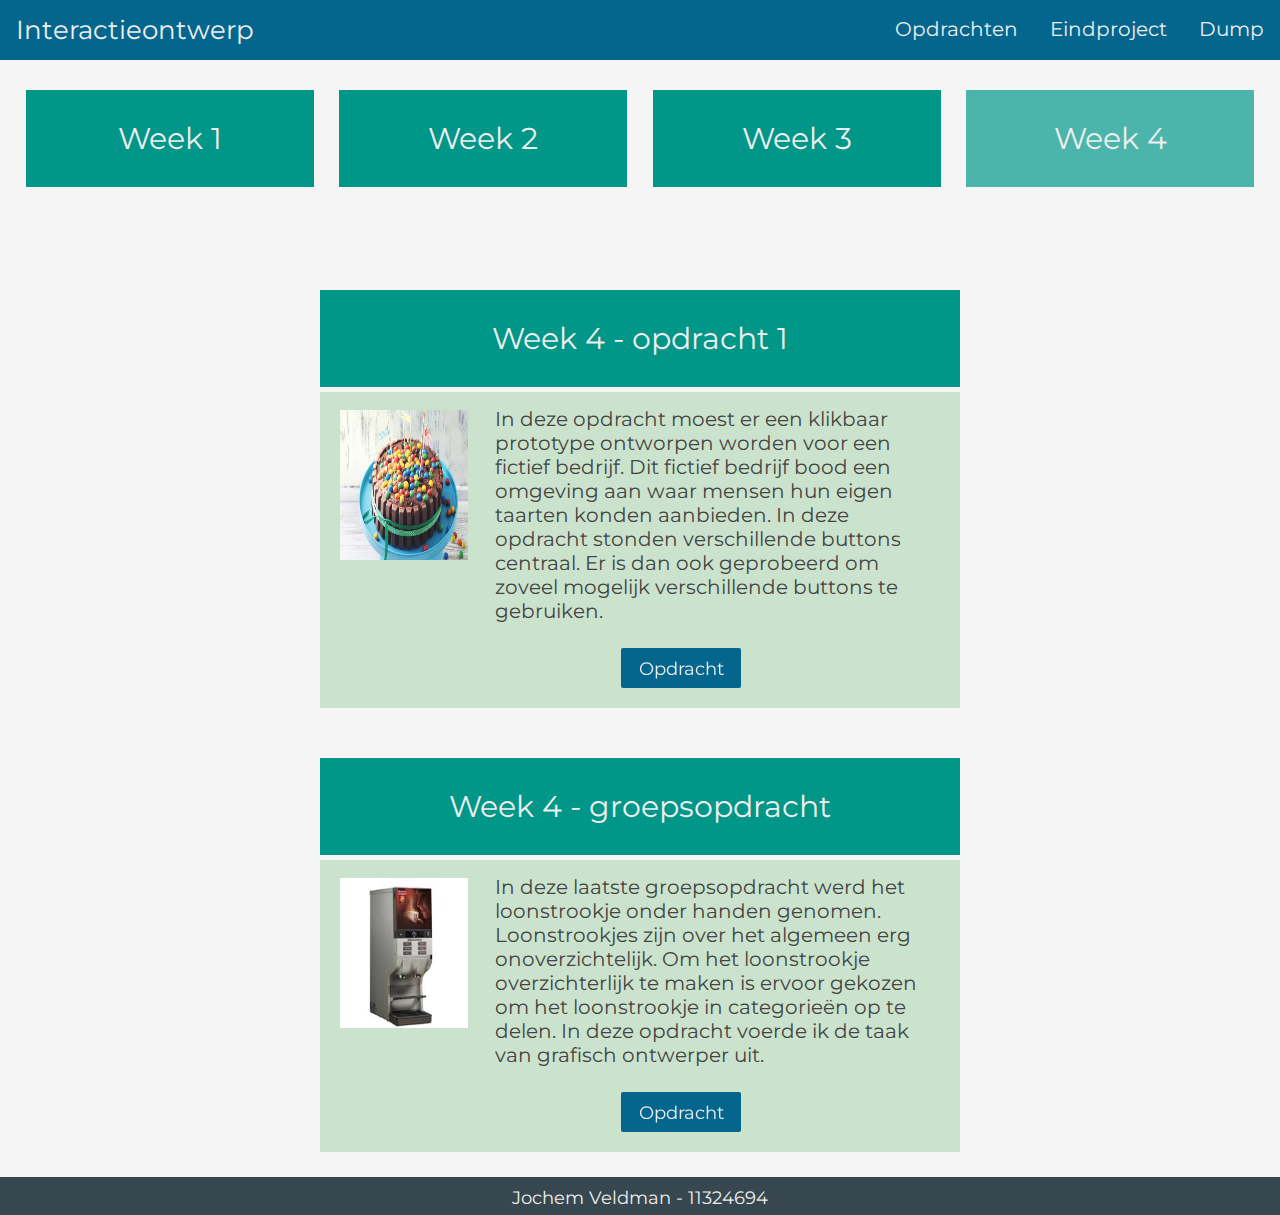
<file: week4.html>
<!DOCTYPE html>
<html>
<head>

<title>Interactie ontwerp</title>

    <link href="css/stylesheet.css" type="text/css" rel="stylesheet"/>
    <link href="css/reset.css" type="text/css" rel="stylesheet"/>
    <link href="https://fonts.googleapis.com/css?family=Domine|Montserrat" rel="stylesheet">
    <meta name="viewport" content="width=device-width, initial-scale=1.0">
    <link href='favicon.ico' type='image/x-icon' rel='shortcut icon' />
    
</head>

<body>
    <header>
        <!-- Navbar is van w3schools-->
        <ul class="topnav">
                <li id="logo"><a href="index.html">Interactieontwerp</a></li>
                <li class="right"><a href="dumpweek1.html">Dump</a></li>
                <li class="right"><a href="eindproject.html">Eindproject</a></li>
                <li class="right"><a href="week4.html">Opdrachten</a></li>
        </ul>
    </header>
    

    <div class="blokbovenkiesweekwrapper">
        <a href="week1.html"><section class="blokbovenproducten2">
            <h1 class="welkeweekwelkeopdracht">Week 1</h1>
            </section></a>
            
        <a href="week2.html"> <section class="blokbovenproducten2">
            <h1 class="welkeweekwelkeopdracht">Week 2</h1>
            </section></a>
                
        <a href="week3.html">    
        <section class="blokbovenproducten2">
            <h1 class="welkeweekwelkeopdracht">Week 3</h1>
            </section></a>
                
        <a href="week4.html">    
        <section class="blokbovenproducten2gekozen">
            <h1 class="welkeweekwelkeopdracht">Week 4</h1>
            </section></a>
        </div> 
    
    <section class="blokbovenproducten">
        <h1 class="welkeweekwelkeopdracht">Week 4 - opdracht 1</h1>
    </section>

    <section class="producten">
        <img class="fotobijopdracht" src="assets/taart.jpg"/>
        <h1 class="tekstvoorindeopdrachten">In deze opdracht moest er een klikbaar prototype ontworpen worden voor een fictief bedrijf. Dit fictief bedrijf bood een omgeving aan waar mensen hun eigen taarten konden aanbieden. In deze opdracht stonden verschillende buttons centraal. Er is dan ook geprobeerd om zoveel mogelijk verschillende buttons te gebruiken.</h1>
        <div class="linknaarproducten2"><a href="assets/Week_4_opdracht_1_Jochem_Veldman.pdf">
            <p>Opdracht</p></a>
        </div>
    </section>   

    <section class="blokbovenproducten">
        <h1 class="welkeweekwelkeopdracht">Week 4 - groepsopdracht</h1>
    </section>

    <section class="producten">

        <img class="fotobijopdracht" src="assets/koffieaparaat.jpeg"/>
        <h1 class="tekstvoorindeopdrachten">In deze laatste groepsopdracht werd het loonstrookje onder handen genomen. Loonstrookjes zijn over het algemeen erg onoverzichtelijk. Om het loonstrookje overzichterlijk te maken is ervoor gekozen om het loonstrookje in categorieën op te delen. In deze opdracht voerde ik de taak van grafisch ontwerper uit.</h1>

        <div class="linknaarproducten2"><a href="assets/Week%204%20Groepsopdracht.pdf">
            <p>Opdracht</p></a>
        </div>
    </section>

<footer class="footerweekpagina">
    <p class="tekst_footer">Jochem Veldman - 11324694</p>
</footer>

</body>
</html>
</file>
<file: css/stylesheet.css>
/** Navbar is van W3schools **/
ul.topnav {
    list-style-type: none;
    margin: 0;
    padding: 0;
    overflow: hidden;
    background-color: #05668D;
    font-size: 20px;

}

ul.topnav li {float: left;}

ul.topnav li a {
    display: block;
    color: #eeeeee;
    text-align: center;
    padding: 14px 16px;
    text-decoration: none;
    font-family: Montserrat, serif;
}

ul.topnav li.right {
    float: right;
    padding-top: 3px;
    border-radius: 10px;
}

@media screen and (max-width: 700px){
    ul.topnav li.right, 
    ul.topnav li {float: none;}
}

@media screen and (max-device-width: 1000px){
    ul.topnav li.right, 
    ul.topnav li {float: none;}
}

body {
    background-color: #f5f5f5;
}

.tekst_footer {
    text-align: center;
    color: #eeeeee;
    height: 30px;
    padding-top: 10px;
    padding-bottom: 28px;
}

footer {
    background-color: #37474f;
    width: 100%;
    font-family: Montserrat, serif;
    margin-top: 10px; 
}

.producten {
    background-color: #CBE3CC;
    width: 50%;
    margin-left: 25%;
}

.afbeeldinghomepagina {
    height: 65%;
    width: 100%;
}

.tekstmetdriekopjes {
    margin-left: 20%
}

.blokbovenproducten2 {
    width: 22.5%;
    background-color: #009688;  
    margin-left: 2%;
    margin-top: 30px;
    float: left
}

.blokbovenproducten {
    width: 50%;
    background-color: #009688;  
    margin-left: 25%;
    margin-top: 50px;
    margin-bottom: 5px;
}

p {
    color: #eeeeee;
    font-family: Montserrat, serif;
    font-size: 18px;
    text-align: center;
    margin: 100px;  
}

.linknaarproducten {
    width: 120px;
    height: 40px;
    background-color: #05668D;
    margin-left: 42%;
    margin-top: 10px;
    padding-top: 10px;
    display: inline-block;
    border-radius: 2px;
    margin-bottom: 20px;
}

.linknaarproducten2 {
    width: 120px;
    height: 40px;
    background-color: #05668D;
    margin-left: 47%;
    margin-top: 10px;
    padding-top: 10px;
    display: inline-block;
    border-radius: 2px;
    margin-bottom: 20px;
}

.welkeweekwelkeopdracht {
    color: #eeeeee;
    font-family: Montserrat, serif;
    font-size: 30px;
    text-align: center;
    padding-top: 30px;
    padding-bottom: 30px;
}

.tekstvoorindeopdrachten {
    font-size: 20px;
    font-family: Montserrat, serif;
    padding: 15px;
    display: inline-block;
    float: right;
    width: 75%;
}

.fotobijopdracht{
    height: 150px;
    float: left;
    width: 20%;
    margin-top: 18px;
    margin-left: 20px;    
}
#logo {
    font-size: 26px;
}

.footerweekpagina {
    margin-top: 25px;
}

.kiesweek {
    width: 22.5%;
    background-color: #CBE3CC;  
    margin-left: 2%;
    margin-top: 50px;
    margin-bottom: 5px;
    float: left;
}

.blokbovenkiesweek {
    width: 20%;
    background-color: #009688;  
    margin-left: 5%;
    margin-top: 50px;
    margin-bottom: 5px;
    float: left;
}

.blokbovenkiesweekwrapper {
    widows: 100%;
    height: 20%;
}

.blokbovenproducten2gekozen {
    width: 22.5%;
    background-color: #4cb5ab;  
    margin-left: 2%;
    margin-top: 30px;
    float: left;
}

.TekstHomePagina {
    color: black;
    float: left;
    text-align: left;
}

#TekstHomePaginaWrapper1 {
    width: 28%;
    height: 34%;
    float: left;
    margin-top: 2%;
    margin-left: 4%;
    color: #2C3539;
}

#TekstHomePaginaWrapper2 {
    width: 28%;
    height: 34%;
    float: left;
    margin-top: 2%;
    margin-left: 4%;
    color: #2C3539;
}

#TekstHomePaginaWrapper3 {
    width: 28%;
    height: 34%;
    float: left;
    margin-top: 2%;
    margin-left: 4%;
    color: #2C3539;
}


#GroteWrapperVoorHomePagina {
    width: 100%;
    height: 35%;
}

.KorteTekstBovenBijHomepagina {
    color: #2C3539;
    margin-bottom: 10px;
    font-size: 24px;
}

.AfbeeldingTekstHomepagina {
    width: 60px;
    height: 60px;
    margin-left: 40%;
}

#FooterHomepagina {
    background-color: #37474f;
    width: 100%;
    font-family: Montserrat, serif;
    margin-top: 125px;
}

    @media screen and (max-width: 1000px){
        .blokbovenproducten {
            width: 70%;
            padding: 0px;
            margin-top: 50px;
            margin-left: 15%;
        }
        .producten {
            width: 70%;
            margin-top: 5px;
            margin-left: 15%;
        }
    }

    @media screen and (max-width: 600px){
        .blokbovenproducten {
            width: 100%;
            padding: 0px;
            margin: 0px;
            margin-top: 50px;
        }
        .producten {
            width: 100%;
            margin: 0px;
            margin-top: 5px;
        }
        .blokbovenproducten2{
            width: 46%;
        }
        .blokbovenproducten2gekozen {
            width: 46%;
        }
        .blokbovenkiesweekwrapper{
            margin-bottom: 10px;
            height: 35%;
        }.fotobijopdracht {
            float: none;
            width: 40%;
            margin-left: 30%;
        } .tekstvoorindeopdrachten{
            float: none;
            width: 70%;
            text-align: center;
            margin-left: 15%;
        } .linknaarproducten2 {
            margin-left: 38%;
        } #TekstHomePaginaWrapper1 {
            width: 60%;
            height: 50%;
            float: left;
            margin-top: 2%;
            margin-left: 22%;
            margin-top: 1%;
        }#TekstHomePaginaWrapper2 {
            width: 60%;
            height: 50%;
            float: left;
            margin-top: 2%;
            margin-left: 22%;
            margin-top: 150px;
        } #TekstHomePaginaWrapper3 {
            width: 60%;
            height: 50%;
            float: left;
            margin-top: 2%;
            margin-left: 22%;
            margin-top: 300px;
        }  #GroteWrapperVoorHomePagina {
            width: 100%;
            height: 40%;
        }        
    }

    @media screen and (max-width: 1300px){
        #FooterHomepagina {
            margin-top: 150px;
        }
    }
    
    @media screen and (max-width: 1100px){
        #FooterHomepagina {
            margin-top: 200px;
        }
    }
    @media screen and (max-width: 1100px){
        #FooterHomepagina {
            margin-top: 225px;
        }
    }

    @media screen and (max-width: 900px){
        #FooterHomepagina {
            margin-top: 250px;
        }
    }

    @media screen and (max-width: 800px){
        #FooterHomepagina {
            margin-top: 275px;
        }
    }

    @media screen and (max-width: 700px){
        #FooterHomepagina {
            margin-top: 300px;
        }
    }

    @media screen and (max-width: 675px){
        #FooterHomepagina {
            margin-top: 325px;
        }
    }

    @media screen and (max-width: 650px){
        #FooterHomepagina {
            margin-top: 350px;
        }
    }

    @media screen and (max-width: 625px){
        #FooterHomepagina {
            margin-top: 400px;
        }
    }
    
    @media screen and (max-width: 600px){
        #FooterHomepagina {
            margin-top: 920px;
        }
    }

    @media screen and (max-device-width: 321px){
        .blokbovenkiesweekwrapper{
            margin-bottom: 10px;
            height: 40%;
        }
    }
    
        @media screen and (max-device-width: 400px){
        .linknaarproducten2 {
            margin-left: 32%;
        }
    }

/* Sweep To Right */
/* Deze animatie komt van http://ianlunn.github.io/Hover/ */
.linknaarproducten2 {
  display: inline-block;
  vertical-align: middle;
  -webkit-transform: perspective(1px) translateZ(0);
  transform: perspective(1px) translateZ(0);
  box-shadow: 0 0 1px transparent;
  position: relative;
  -webkit-transition-property: color;
  transition-property: color;
  -webkit-transition-duration: 0.3s;
  transition-duration: 0.3s;
}
.linknaarproducten2:before {
  content: "";
  position: absolute;
  z-index: -1;
  top: 0;
  left: 0;
  right: 0;
  bottom: 0;
  background: #2098D1;
  -webkit-transform: scaleX(0);
  transform: scaleX(0);
  -webkit-transform-origin: 0 50%;
  transform-origin: 0 50%;
  -webkit-transition-property: transform;
  transition-property: transform;
  -webkit-transition-duration: 0.3s;
  transition-duration: 0.3s;
  -webkit-transition-timing-function: ease-out;
  transition-timing-function: ease-out;
}
.linknaarproducten2:hover, .linknaarproducten2:focus, .linknaarproducten2:active {
  color: white;
}
.linknaarproducten2:hover:before, .linknaarproducten2:focus:before, .linknaarproducten2:active:before {
  -webkit-transform: scaleX(1);
  transform: scaleX(1);
}

.linknaarproducten {
  display: inline-block;
  vertical-align: middle;
  -webkit-transform: perspective(1px) translateZ(0);
  transform: perspective(1px) translateZ(0);
  box-shadow: 0 0 1px transparent;
  position: relative;
  -webkit-transition-property: color;
  transition-property: color;
  -webkit-transition-duration: 0.3s;
  transition-duration: 0.3s;
}

.linknaarproducten:before {
  content: "";
  position: absolute;
  z-index: -1;
  top: 0;
  left: 0;
  right: 0;
  bottom: 0;
  background: #2098D1;
  -webkit-transform: scaleX(0);
  transform: scaleX(0);
  -webkit-transform-origin: 0 50%;
  transform-origin: 0 50%;
  -webkit-transition-property: transform;
  transition-property: transform;
  -webkit-transition-duration: 0.3s;
  transition-duration: 0.3s;
  -webkit-transition-timing-function: ease-out;
  transition-timing-function: ease-out;
}

.linknaarproducten:hover, .linknaarproducten:focus, .linknaarproducten:active {
  color: white;
}

.linknaarproducten:hover:before, .linknaarproducten:focus:before, .linknaarproducten:active:before {
  -webkit-transform: scaleX(1);
  transform: scaleX(1);
}
</file>
